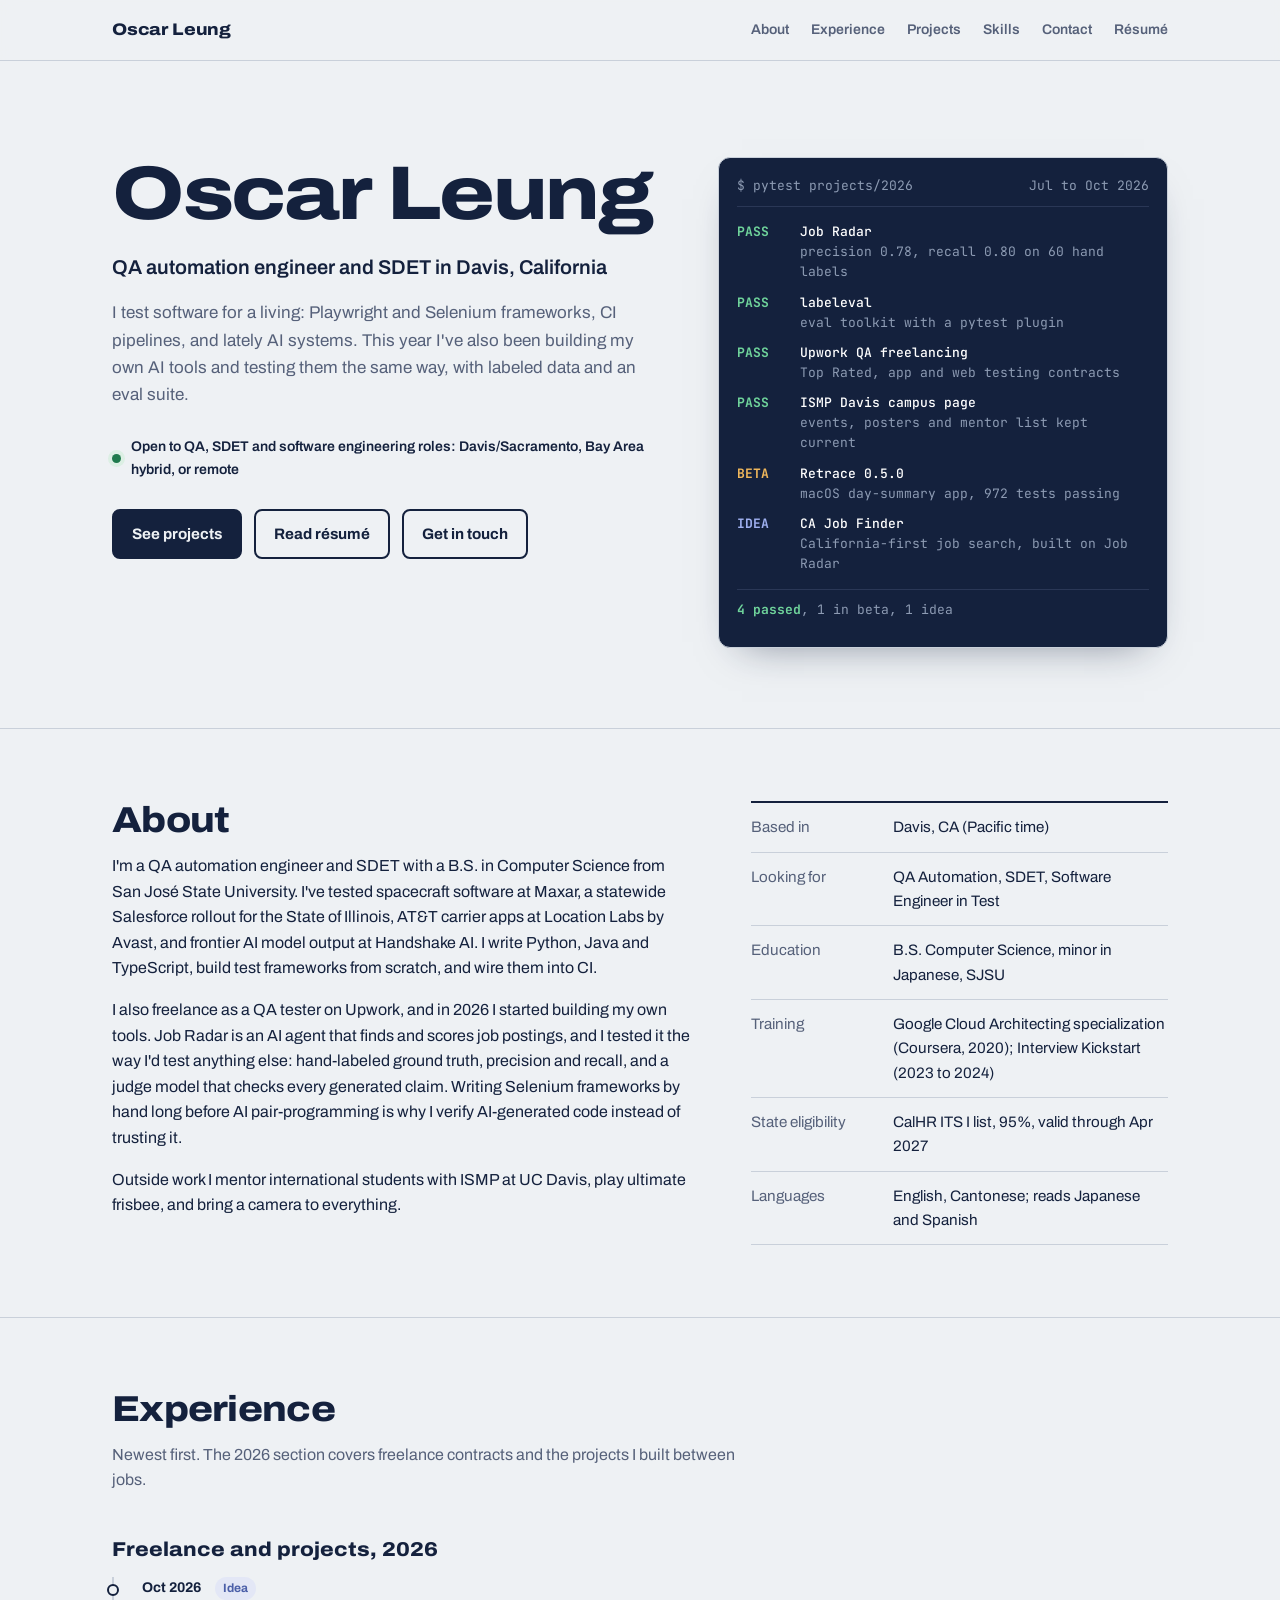
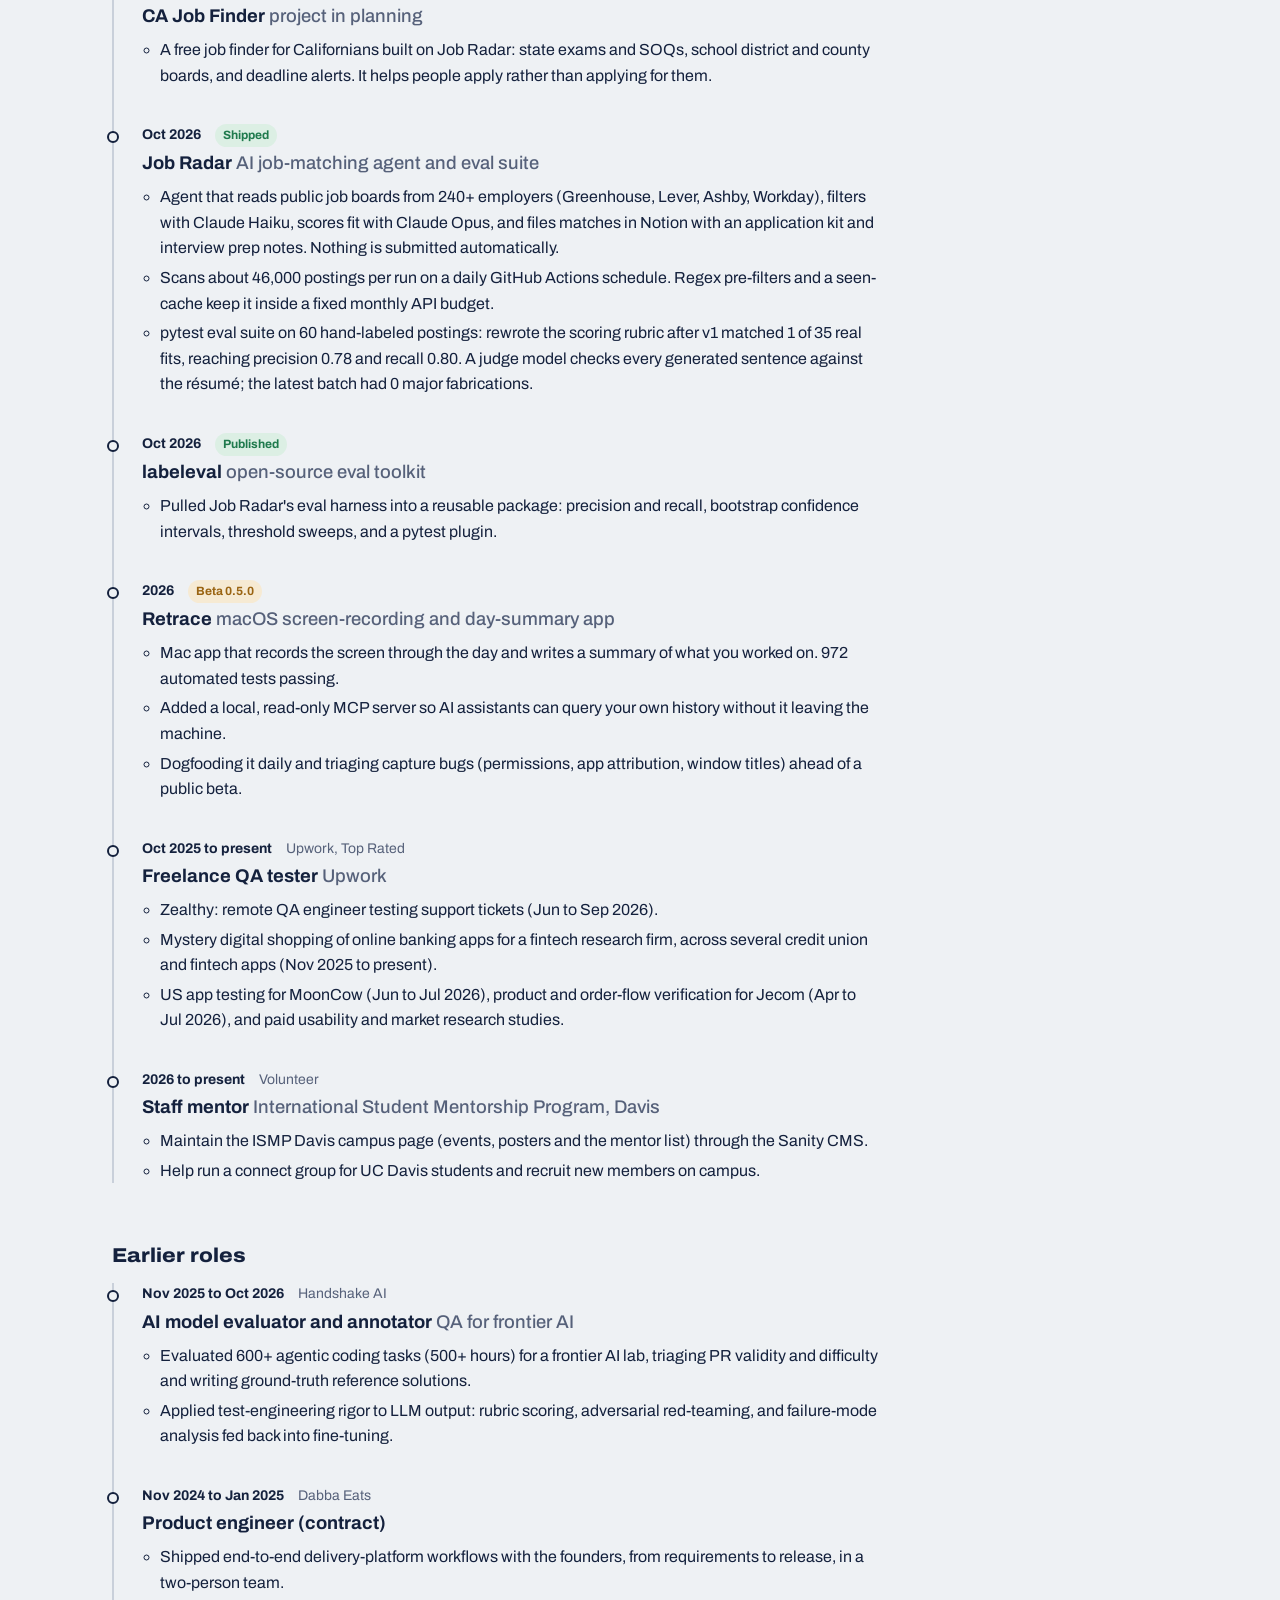
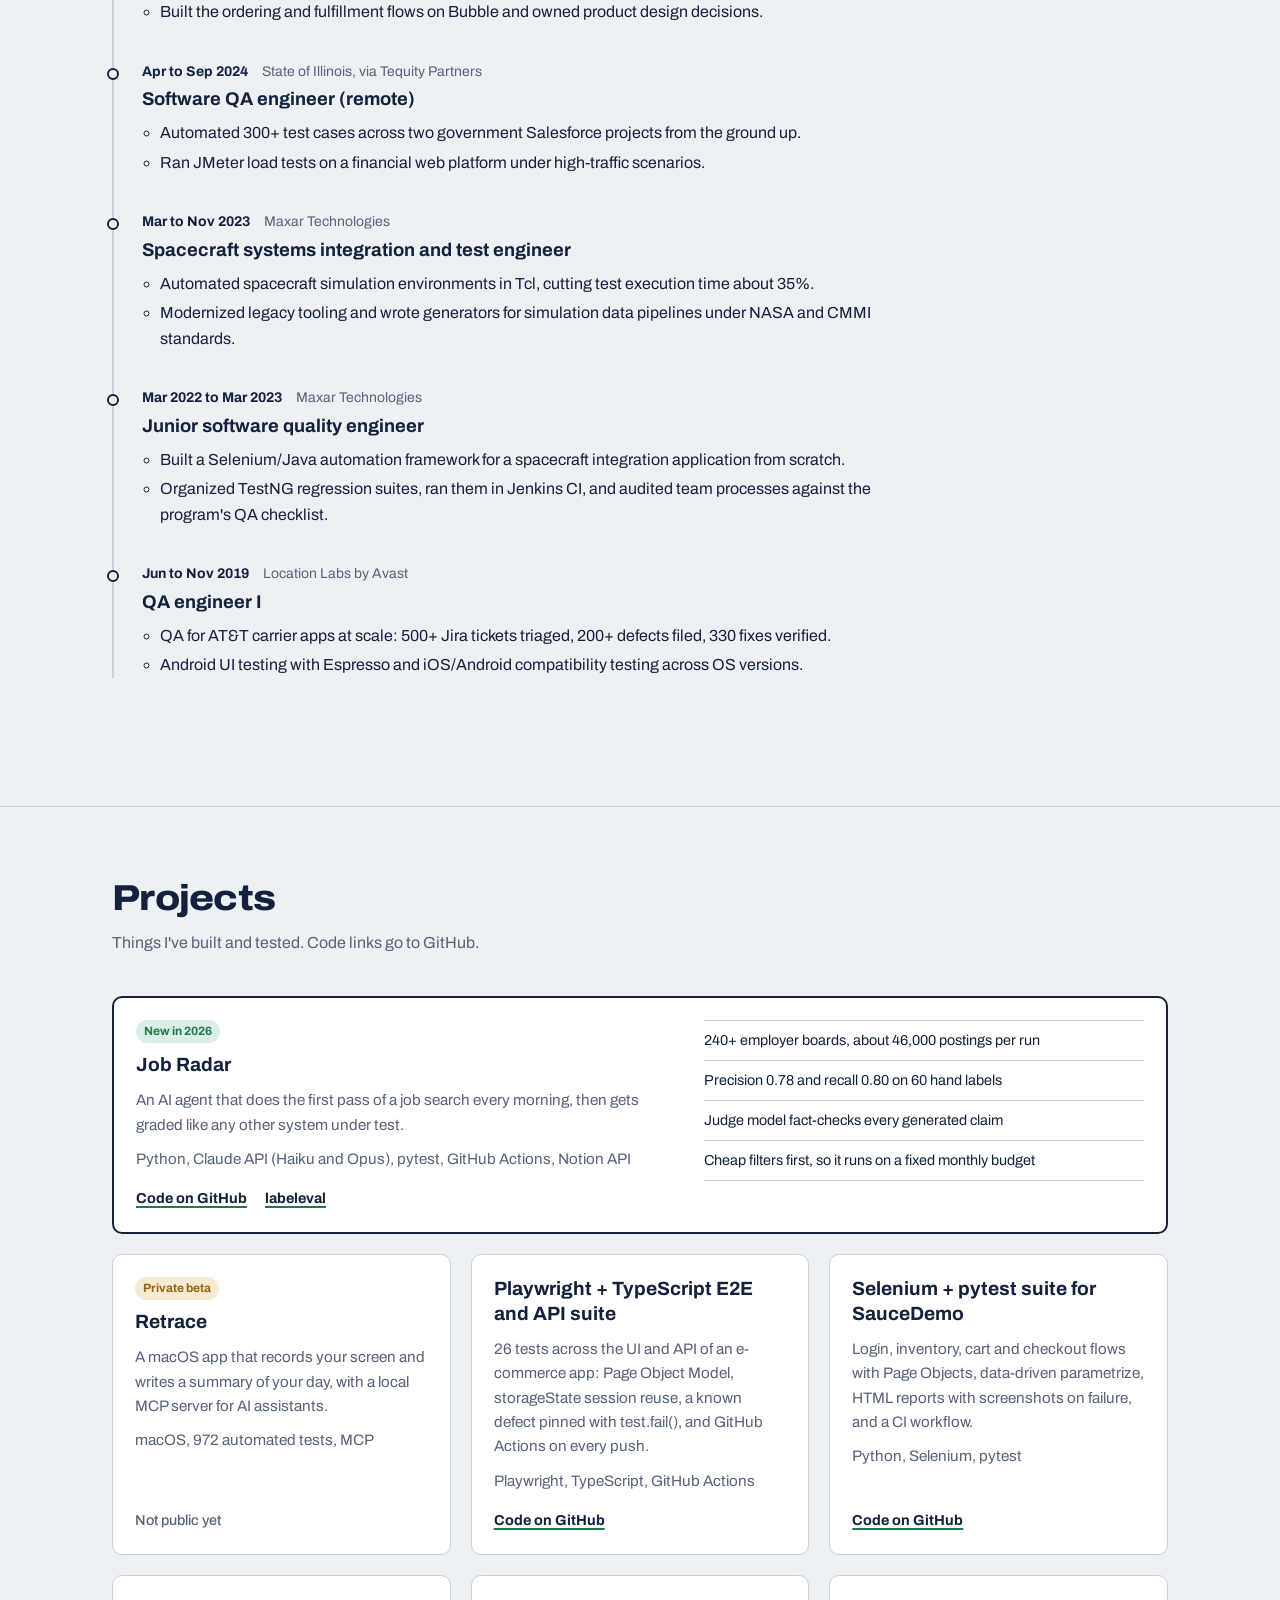
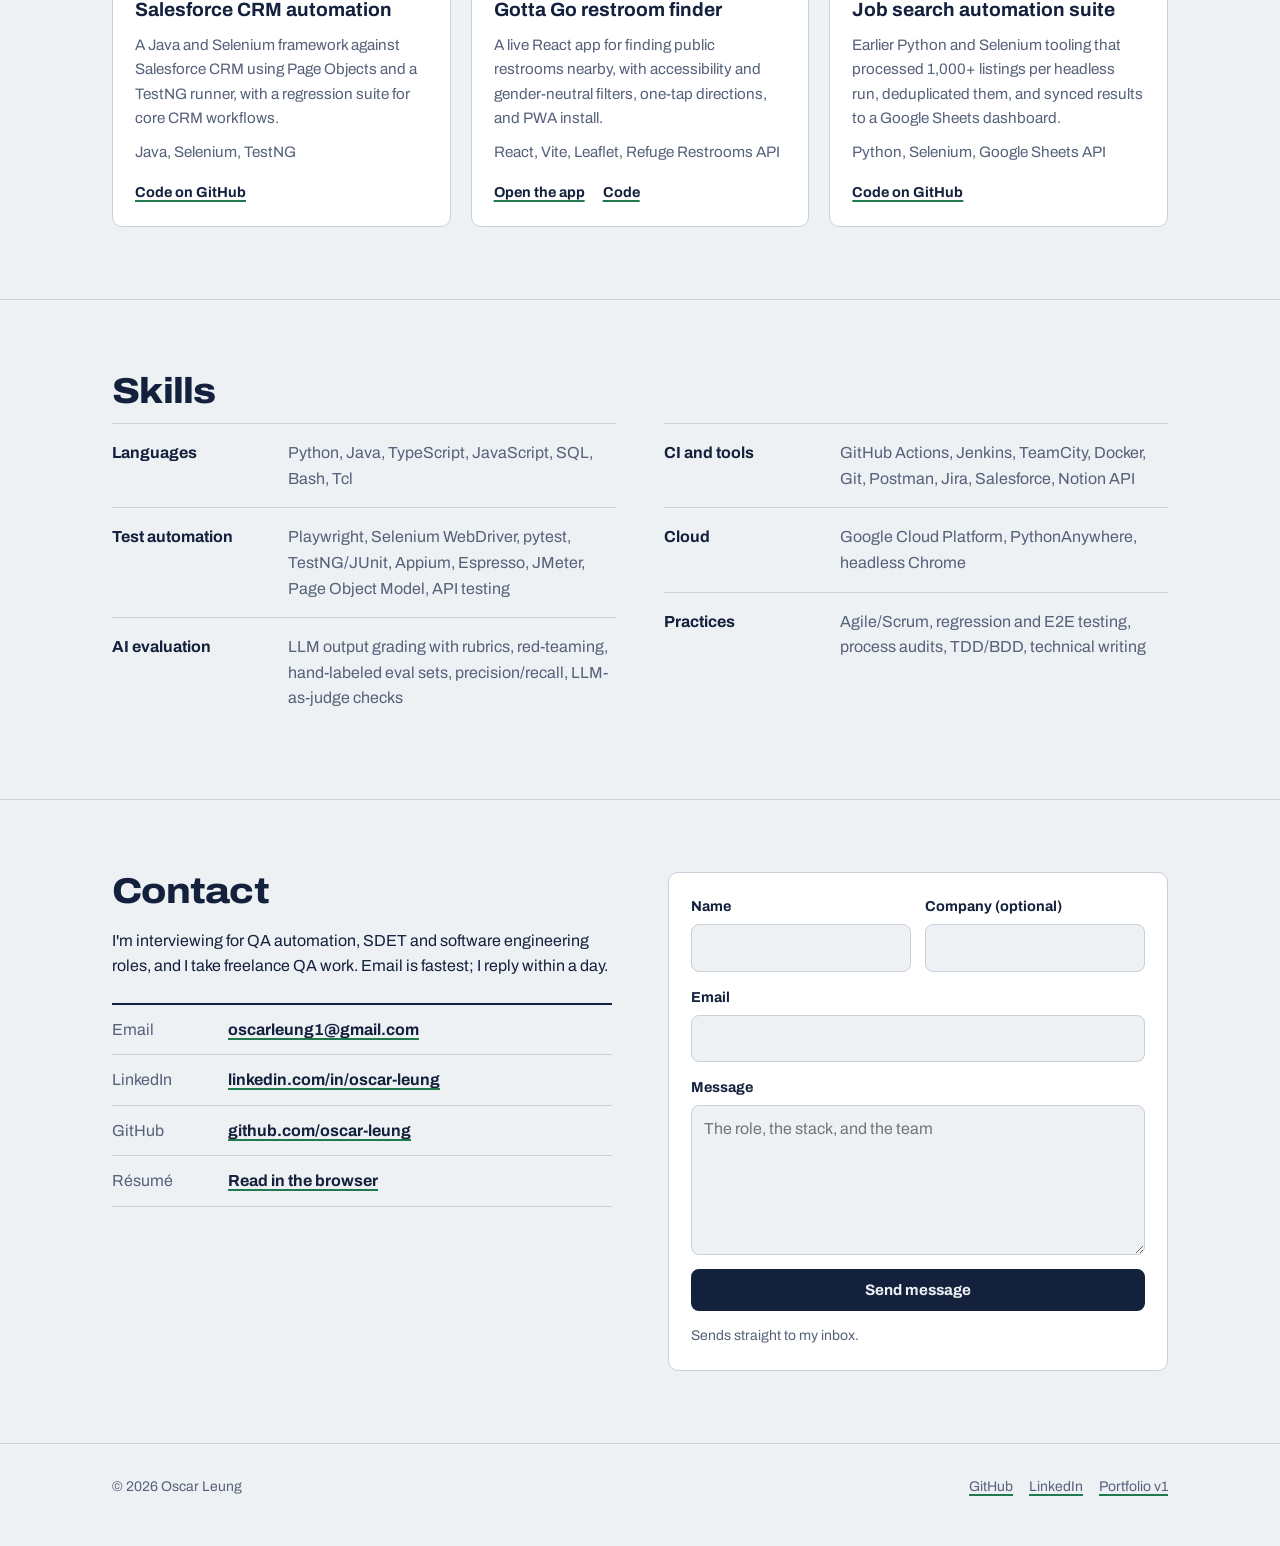
<file: index.html>
<!DOCTYPE html>
<html lang="en">
<head>
  <meta charset="UTF-8" />
  <meta name="viewport" content="width=device-width, initial-scale=1.0" />
  <title>Oscar Leung | QA Automation Engineer &amp; SDET</title>
  <meta name="description" content="Oscar Leung, QA Automation Engineer and SDET in Davis, CA. Playwright, Selenium, pytest and CI/CD, plus AI evaluation work and 2026 projects: Job Radar, labeleval and Retrace." />

  <meta property="og:type"        content="website" />
  <meta property="og:url"         content="https://oscar-leung.github.io/" />
  <meta property="og:title"       content="Oscar Leung | QA Automation Engineer &amp; SDET" />
  <meta property="og:description" content="QA automation across aerospace, government, consumer tech and AI. 2026 projects: Job Radar (AI job matching with a pytest eval suite), labeleval and Retrace. Davis, CA or remote." />
  <meta property="og:image"       content="https://oscar-leung.github.io/og-image.png" />
  <meta property="og:image:type"  content="image/png" />
  <meta property="og:image:width" content="1200" />
  <meta property="og:image:height" content="630" />
  <meta name="twitter:card"        content="summary_large_image" />
  <meta name="twitter:title"       content="Oscar Leung | QA Automation Engineer &amp; SDET" />
  <meta name="twitter:description" content="QA automation across aerospace, government, consumer tech and AI. 2026 projects: Job Radar, labeleval and Retrace." />
  <meta name="twitter:image"       content="https://oscar-leung.github.io/og-image.png" />
  <link rel="canonical" href="https://oscar-leung.github.io/" />
  <link rel="icon" href="data:image/svg+xml,%3Csvg xmlns='http://www.w3.org/2000/svg' viewBox='0 0 32 32'%3E%3Crect width='32' height='32' rx='7' fill='%2314213d'/%3E%3Ctext x='16' y='22' font-family='Helvetica,Arial,sans-serif' font-size='15' font-weight='bold' fill='%236fd39b' text-anchor='middle'%3EOL%3C/text%3E%3C/svg%3E" />
  <meta name="theme-color" content="#14213d" />

  <link rel="preconnect" href="https://fonts.googleapis.com" />
  <link rel="preconnect" href="https://fonts.gstatic.com" crossorigin />
  <link href="https://fonts.googleapis.com/css2?family=Archivo:wdth,wght@62..125,400..800&family=JetBrains+Mono:wght@400;500;700&display=swap" rel="stylesheet" />
  <link rel="stylesheet" href="css/site.css" />
  <script>document.documentElement.classList.add('js');</script>

  <script type="application/ld+json">
{
  "@context": "https://schema.org",
  "@type": "Person",
  "name": "Oscar Leung",
  "url": "https://oscar-leung.github.io/",
  "jobTitle": "QA Automation Engineer",
  "description": "QA Automation Engineer and SDET working across aerospace, government, consumer tech and AI evaluation. Builds Playwright and Selenium/pytest frameworks with CI/CD, and AI tools with eval suites.",
  "alumniOf": { "@type": "CollegeOrUniversity", "name": "San José State University" },
  "knowsAbout": ["Software Testing", "Test Automation", "Python", "Java", "TypeScript", "Selenium", "Playwright", "pytest", "API Testing", "CI/CD", "LLM Evaluation", "Salesforce", "SDET"],
  "address": { "@type": "PostalAddress", "addressLocality": "Davis", "addressRegion": "CA", "addressCountry": "US" },
  "sameAs": ["https://www.linkedin.com/in/oscar-leung/", "https://github.com/oscar-leung", "https://www.youtube.com/@oscarleung7579"]
}
  </script>
</head>
<body>
  <a href="#main" class="skip">Skip to content</a>

  <header class="top">
    <div class="wrap">
      <a href="#top" class="mark">Oscar Leung</a>
      <button class="menu-btn" id="menuBtn" type="button" aria-expanded="false" aria-controls="menu">Menu</button>
      <ul class="menu" id="menu">
        <li><a href="#about">About</a></li>
        <li><a href="#experience">Experience</a></li>
        <li><a href="#projects">Projects</a></li>
        <li><a href="#skills">Skills</a></li>
        <li><a href="#contact">Contact</a></li>
        <li><a href="/resume.html">Résumé</a></li>
      </ul>
    </div>
  </header>

  <main id="main">

    <section class="hero" id="top">
      <div class="wrap">
        <div>
          <h1>Oscar Leung</h1>
          <p class="role">QA automation engineer and SDET in Davis, California</p>
          <p class="lede">
            I test software for a living: Playwright and Selenium frameworks, CI pipelines,
            and lately AI systems. This year I've also been building my own AI tools and
            testing them the same way, with labeled data and an eval suite.
          </p>
          <p class="status">Open to QA, SDET and software engineering roles: Davis/Sacramento, Bay Area hybrid, or remote</p>
          <div class="actions">
            <a class="btn btn-solid" href="#projects">See projects</a>
            <a class="btn btn-line" href="/resume.html">Read résumé</a>
            <a class="btn btn-line" href="#contact">Get in touch</a>
          </div>
        </div>

        <figure class="run" aria-label="2026 projects shown as a test run">
          <figcaption class="run-head"><span>$ pytest projects/2026</span><span>Jul to Oct 2026</span></figcaption>
          <ol>
            <li><span class="r r-pass">PASS</span><span><span class="t">Job Radar</span><span class="d">precision 0.78, recall 0.80 on 60 hand labels</span></span></li>
            <li><span class="r r-pass">PASS</span><span><span class="t">labeleval</span><span class="d">eval toolkit with a pytest plugin</span></span></li>
            <li><span class="r r-pass">PASS</span><span><span class="t">Upwork QA freelancing</span><span class="d">Top Rated, app and web testing contracts</span></span></li>
            <li><span class="r r-pass">PASS</span><span><span class="t">ISMP Davis campus page</span><span class="d">events, posters and mentor list kept current</span></span></li>
            <li><span class="r r-wip">BETA</span><span><span class="t">Retrace 0.5.0</span><span class="d">macOS day-summary app, 972 tests passing</span></span></li>
            <li><span class="r r-idea">IDEA</span><span><span class="t">CA Job Finder</span><span class="d">California-first job search, built on Job Radar</span></span></li>
          </ol>
          <p class="run-foot"><b>4 passed</b>, 1 in beta, 1 idea</p>
        </figure>
      </div>
    </section>

    <section class="block" id="about">
      <div class="wrap about">
        <div>
          <h2>About</h2>
          <p>
            I'm a QA automation engineer and SDET with a B.S. in Computer Science from
            San José State University. I've tested spacecraft software at Maxar, a statewide
            Salesforce rollout for the State of Illinois, AT&amp;T carrier apps at Location Labs
            by Avast, and frontier AI model output at Handshake AI. I write Python, Java and
            TypeScript, build test frameworks from scratch, and wire them into CI.
          </p>
          <p>
            I also freelance as a QA tester on Upwork, and in 2026 I started building my own tools. Job Radar
            is an AI agent that finds and scores job postings, and I tested it the way I'd test
            anything else: hand-labeled ground truth, precision and recall, and a judge model
            that checks every generated claim. Writing Selenium frameworks by hand long before AI
            pair-programming is why I verify AI-generated code instead of trusting it.
          </p>
          <p>
            Outside work I mentor international students with ISMP at UC Davis, play ultimate
            frisbee, and bring a camera to everything.
          </p>
        </div>
        <ul class="facts">
          <li><span>Based in</span><span>Davis, CA (Pacific time)</span></li>
          <li><span>Looking for</span><span>QA Automation, SDET, Software Engineer in Test</span></li>
          <li><span>Education</span><span>B.S. Computer Science, minor in Japanese, SJSU</span></li>
          <li><span>Training</span><span>Google Cloud Architecting specialization (Coursera, 2020); Interview Kickstart (2023 to 2024)</span></li>
          <li><span>State eligibility</span><span>CalHR ITS I list, 95%, valid through Apr 2027</span></li>
          <li><span>Languages</span><span>English, Cantonese; reads Japanese and Spanish</span></li>
        </ul>
      </div>
    </section>

    <section class="block" id="experience">
      <div class="wrap">
        <h2>Experience</h2>
        <p class="intro">Newest first. The 2026 section covers freelance contracts and the projects I built between jobs.</p>

        <h3 class="era">Freelance and projects, 2026</h3>
        <ol class="tl">
          <li>
            <p class="tl-meta"><span class="when">Oct 2026</span><span class="pill pill-idea">Idea</span></p>
            <h3>CA Job Finder <span class="org">project in planning</span></h3>
            <ul>
              <li>A free job finder for Californians built on Job Radar: state exams and SOQs, school district and county boards, and deadline alerts. It helps people apply rather than applying for them.</li>
            </ul>
          </li>
          <li>
            <p class="tl-meta"><span class="when">Oct 2026</span><span class="pill pill-pass">Shipped</span></p>
            <h3>Job Radar <span class="org">AI job-matching agent and eval suite</span></h3>
            <ul>
              <li>Agent that reads public job boards from 240+ employers (Greenhouse, Lever, Ashby, Workday), filters with Claude Haiku, scores fit with Claude Opus, and files matches in Notion with an application kit and interview prep notes. Nothing is submitted automatically.</li>
              <li>Scans about 46,000 postings per run on a daily GitHub Actions schedule. Regex pre-filters and a seen-cache keep it inside a fixed monthly API budget.</li>
              <li>pytest eval suite on 60 hand-labeled postings: rewrote the scoring rubric after v1 matched 1 of 35 real fits, reaching precision 0.78 and recall 0.80. A judge model checks every generated sentence against the résumé; the latest batch had 0 major fabrications.</li>
            </ul>
          </li>
          <li>
            <p class="tl-meta"><span class="when">Oct 2026</span><span class="pill pill-pass">Published</span></p>
            <h3>labeleval <span class="org">open-source eval toolkit</span></h3>
            <ul>
              <li>Pulled Job Radar's eval harness into a reusable package: precision and recall, bootstrap confidence intervals, threshold sweeps, and a pytest plugin.</li>
            </ul>
          </li>
          <li>
            <p class="tl-meta"><span class="when">2026</span><span class="pill pill-wip">Beta 0.5.0</span></p>
            <h3>Retrace <span class="org">macOS screen-recording and day-summary app</span></h3>
            <ul>
              <li>Mac app that records the screen through the day and writes a summary of what you worked on. 972 automated tests passing.</li>
              <li>Added a local, read-only MCP server so AI assistants can query your own history without it leaving the machine.</li>
              <li>Dogfooding it daily and triaging capture bugs (permissions, app attribution, window titles) ahead of a public beta.</li>
            </ul>
          </li>
          <li>
            <p class="tl-meta"><span class="when">Oct 2025 to present</span><span>Upwork, Top Rated</span></p>
            <h3>Freelance QA tester <span class="org">Upwork</span></h3>
            <ul>
              <li>Zealthy: remote QA engineer testing support tickets (Jun to Sep 2026).</li>
              <li>Mystery digital shopping of online banking apps for a fintech research firm, across several credit union and fintech apps (Nov 2025 to present).</li>
              <li>US app testing for MoonCow (Jun to Jul 2026), product and order-flow verification for Jecom (Apr to Jul 2026), and paid usability and market research studies.</li>
            </ul>
          </li>
          <li>
            <p class="tl-meta"><span class="when">2026 to present</span><span>Volunteer</span></p>
            <h3>Staff mentor <span class="org">International Student Mentorship Program, Davis</span></h3>
            <ul>
              <li>Maintain the ISMP Davis campus page (events, posters and the mentor list) through the Sanity CMS.</li>
              <li>Help run a connect group for UC Davis students and recruit new members on campus.</li>
            </ul>
          </li>
        </ol>

        <h3 class="era">Earlier roles</h3>
        <ol class="tl">
          <li>
            <p class="tl-meta"><span class="when">Nov 2025 to Oct 2026</span><span>Handshake AI</span></p>
            <h3>AI model evaluator and annotator <span class="org">QA for frontier AI</span></h3>
            <ul>
              <li>Evaluated 600+ agentic coding tasks (500+ hours) for a frontier AI lab, triaging PR validity and difficulty and writing ground-truth reference solutions.</li>
              <li>Applied test-engineering rigor to LLM output: rubric scoring, adversarial red-teaming, and failure-mode analysis fed back into fine-tuning.</li>
            </ul>
          </li>
          <li>
            <p class="tl-meta"><span class="when">Nov 2024 to Jan 2025</span><span>Dabba Eats</span></p>
            <h3>Product engineer (contract)</h3>
            <ul>
              <li>Shipped end-to-end delivery-platform workflows with the founders, from requirements to release, in a two-person team.</li>
              <li>Built the ordering and fulfillment flows on Bubble and owned product design decisions.</li>
            </ul>
          </li>
          <li>
            <p class="tl-meta"><span class="when">Apr to Sep 2024</span><span>State of Illinois, via Tequity Partners</span></p>
            <h3>Software QA engineer (remote)</h3>
            <ul>
              <li>Automated 300+ test cases across two government Salesforce projects from the ground up.</li>
              <li>Ran JMeter load tests on a financial web platform under high-traffic scenarios.</li>
            </ul>
          </li>
          <li>
            <p class="tl-meta"><span class="when">Mar to Nov 2023</span><span>Maxar Technologies</span></p>
            <h3>Spacecraft systems integration and test engineer</h3>
            <ul>
              <li>Automated spacecraft simulation environments in Tcl, cutting test execution time about 35%.</li>
              <li>Modernized legacy tooling and wrote generators for simulation data pipelines under NASA and CMMI standards.</li>
            </ul>
          </li>
          <li>
            <p class="tl-meta"><span class="when">Mar 2022 to Mar 2023</span><span>Maxar Technologies</span></p>
            <h3>Junior software quality engineer</h3>
            <ul>
              <li>Built a Selenium/Java automation framework for a spacecraft integration application from scratch.</li>
              <li>Organized TestNG regression suites, ran them in Jenkins CI, and audited team processes against the program's QA checklist.</li>
            </ul>
          </li>
          <li>
            <p class="tl-meta"><span class="when">Jun to Nov 2019</span><span>Location Labs by Avast</span></p>
            <h3>QA engineer I</h3>
            <ul>
              <li>QA for AT&amp;T carrier apps at scale: 500+ Jira tickets triaged, 200+ defects filed, 330 fixes verified.</li>
              <li>Android UI testing with Espresso and iOS/Android compatibility testing across OS versions.</li>
            </ul>
          </li>
        </ol>
      </div>
    </section>

    <section class="block" id="projects">
      <div class="wrap">
        <h2>Projects</h2>
        <p class="intro">Things I've built and tested. Code links go to GitHub.</p>
        <div class="projects">

          <article class="proj lead">
            <span class="pill pill-pass">New in 2026</span>
            <h3>Job Radar</h3>
            <p>An AI agent that does the first pass of a job search every morning, then gets graded like any other system under test.</p>
            <p class="stack">Python, Claude API (Haiku and Opus), pytest, GitHub Actions, Notion API</p>
            <div class="links">
              <a href="https://github.com/oscar-leung/job-radar" target="_blank" rel="noopener">Code on GitHub</a>
              <a href="https://github.com/oscar-leung/job-radar/tree/main/labeleval" target="_blank" rel="noopener">labeleval</a>
            </div>
            <ul class="proj-points">
              <li>240+ employer boards, about 46,000 postings per run</li>
              <li>Precision 0.78 and recall 0.80 on 60 hand labels</li>
              <li>Judge model fact-checks every generated claim</li>
              <li>Cheap filters first, so it runs on a fixed monthly budget</li>
            </ul>
          </article>

          <article class="proj">
            <span class="pill pill-wip">Private beta</span>
            <h3>Retrace</h3>
            <p>A macOS app that records your screen and writes a summary of your day, with a local MCP server for AI assistants.</p>
            <p class="stack">macOS, 972 automated tests, MCP</p>
            <div class="links"><span class="muted">Not public yet</span></div>
          </article>

          <article class="proj">
            <h3>Playwright + TypeScript E2E and API suite</h3>
            <p>26 tests across the UI and API of an e-commerce app: Page Object Model, storageState session reuse, a known defect pinned with test.fail(), and GitHub Actions on every push.</p>
            <p class="stack">Playwright, TypeScript, GitHub Actions</p>
            <div class="links"><a href="https://github.com/oscar-leung/qa-portfolio/tree/main/playwright" target="_blank" rel="noopener">Code on GitHub</a></div>
          </article>

          <article class="proj">
            <h3>Selenium + pytest suite for SauceDemo</h3>
            <p>Login, inventory, cart and checkout flows with Page Objects, data-driven parametrize, HTML reports with screenshots on failure, and a CI workflow.</p>
            <p class="stack">Python, Selenium, pytest</p>
            <div class="links"><a href="https://github.com/oscar-leung/qa-portfolio" target="_blank" rel="noopener">Code on GitHub</a></div>
          </article>

          <article class="proj">
            <h3>Salesforce CRM automation</h3>
            <p>A Java and Selenium framework against Salesforce CRM using Page Objects and a TestNG runner, with a regression suite for core CRM workflows.</p>
            <p class="stack">Java, Selenium, TestNG</p>
            <div class="links"><a href="https://github.com/oscar-leung/CRM-Automation" target="_blank" rel="noopener">Code on GitHub</a></div>
          </article>

          <article class="proj">
            <h3>Gotta Go restroom finder</h3>
            <p>A live React app for finding public restrooms nearby, with accessibility and gender-neutral filters, one-tap directions, and PWA install.</p>
            <p class="stack">React, Vite, Leaflet, Refuge Restrooms API</p>
            <div class="links">
              <a href="https://oscar-leung.github.io/restroom-finder/" target="_blank" rel="noopener">Open the app</a>
              <a href="https://github.com/oscar-leung/restroom-finder" target="_blank" rel="noopener">Code</a>
            </div>
          </article>

          <article class="proj">
            <h3>Job search automation suite</h3>
            <p>Earlier Python and Selenium tooling that processed 1,000+ listings per headless run, deduplicated them, and synced results to a Google Sheets dashboard.</p>
            <p class="stack">Python, Selenium, Google Sheets API</p>
            <div class="links"><a href="https://github.com/oscar-leung/verbose-octo-carnival" target="_blank" rel="noopener">Code on GitHub</a></div>
          </article>

        </div>
      </div>
    </section>

    <section class="block" id="skills">
      <div class="wrap">
        <h2>Skills</h2>
        <div class="skills">
          <dl>
            <div class="skill-row"><dt>Languages</dt><dd>Python, Java, TypeScript, JavaScript, SQL, Bash, Tcl</dd></div>
            <div class="skill-row"><dt>Test automation</dt><dd>Playwright, Selenium WebDriver, pytest, TestNG/JUnit, Appium, Espresso, JMeter, Page Object Model, API testing</dd></div>
            <div class="skill-row"><dt>AI evaluation</dt><dd>LLM output grading with rubrics, red-teaming, hand-labeled eval sets, precision/recall, LLM-as-judge checks</dd></div>
          </dl>
          <dl>
            <div class="skill-row"><dt>CI and tools</dt><dd>GitHub Actions, Jenkins, TeamCity, Docker, Git, Postman, Jira, Salesforce, Notion API</dd></div>
            <div class="skill-row"><dt>Cloud</dt><dd>Google Cloud Platform, PythonAnywhere, headless Chrome</dd></div>
            <div class="skill-row"><dt>Practices</dt><dd>Agile/Scrum, regression and E2E testing, process audits, TDD/BDD, technical writing</dd></div>
          </dl>
        </div>
      </div>
    </section>

    <section class="block" id="contact">
      <div class="wrap contact">
        <div>
          <h2>Contact</h2>
          <p>I'm interviewing for QA automation, SDET and software engineering roles, and I take freelance QA work. Email is fastest; I reply within a day.</p>
          <ul class="channels">
            <li><span>Email</span><a href="mailto:oscarleung1@gmail.com">oscarleung1@gmail.com</a></li>
            <li><span>LinkedIn</span><a href="https://www.linkedin.com/in/oscar-leung/" target="_blank" rel="noopener">linkedin.com/in/oscar-leung</a></li>
            <li><span>GitHub</span><a href="https://github.com/oscar-leung" target="_blank" rel="noopener">github.com/oscar-leung</a></li>
            <li><span>Résumé</span><a href="/resume.html">Read in the browser</a></li>
          </ul>
        </div>

        <form class="msg" action="https://formsubmit.co/oscarleung1@gmail.com" method="POST">
          <input type="hidden" name="_captcha" value="false" />
          <input type="hidden" name="_subject" value="Portfolio Contact — New Message" />
          <input type="hidden" name="_next" value="https://oscar-leung.github.io/#contact" />
          <input type="text" name="_honey" class="vh" tabindex="-1" autocomplete="off" aria-hidden="true" />
          <div class="pair">
            <div class="field"><label for="name">Name</label><input id="name" name="name" autocomplete="name" required /></div>
            <div class="field"><label for="company">Company (optional)</label><input id="company" name="company" autocomplete="organization" /></div>
          </div>
          <div class="field"><label for="email">Email</label><input id="email" type="email" name="email" autocomplete="email" required /></div>
          <div class="field"><label for="message">Message</label><textarea id="message" name="message" rows="5" placeholder="The role, the stack, and the team" required></textarea></div>
          <button class="btn btn-solid" type="submit">Send message</button>
          <p class="form-note">Sends straight to my inbox.</p>
        </form>
      </div>
    </section>

  </main>

  <footer>
    <div class="wrap">
      <p style="margin:0">&copy; 2026 Oscar Leung</p>
      <nav aria-label="Footer">
        <a href="https://github.com/oscar-leung" target="_blank" rel="noopener">GitHub</a>
        <a href="https://www.linkedin.com/in/oscar-leung/" target="_blank" rel="noopener">LinkedIn</a>
        <a href="https://oscar-leung.netlify.app" target="_blank" rel="noopener">Portfolio v1</a>
      </nav>
    </div>
  </footer>

  <script src="js/site.js" defer></script>
</body>
</html>
</file>
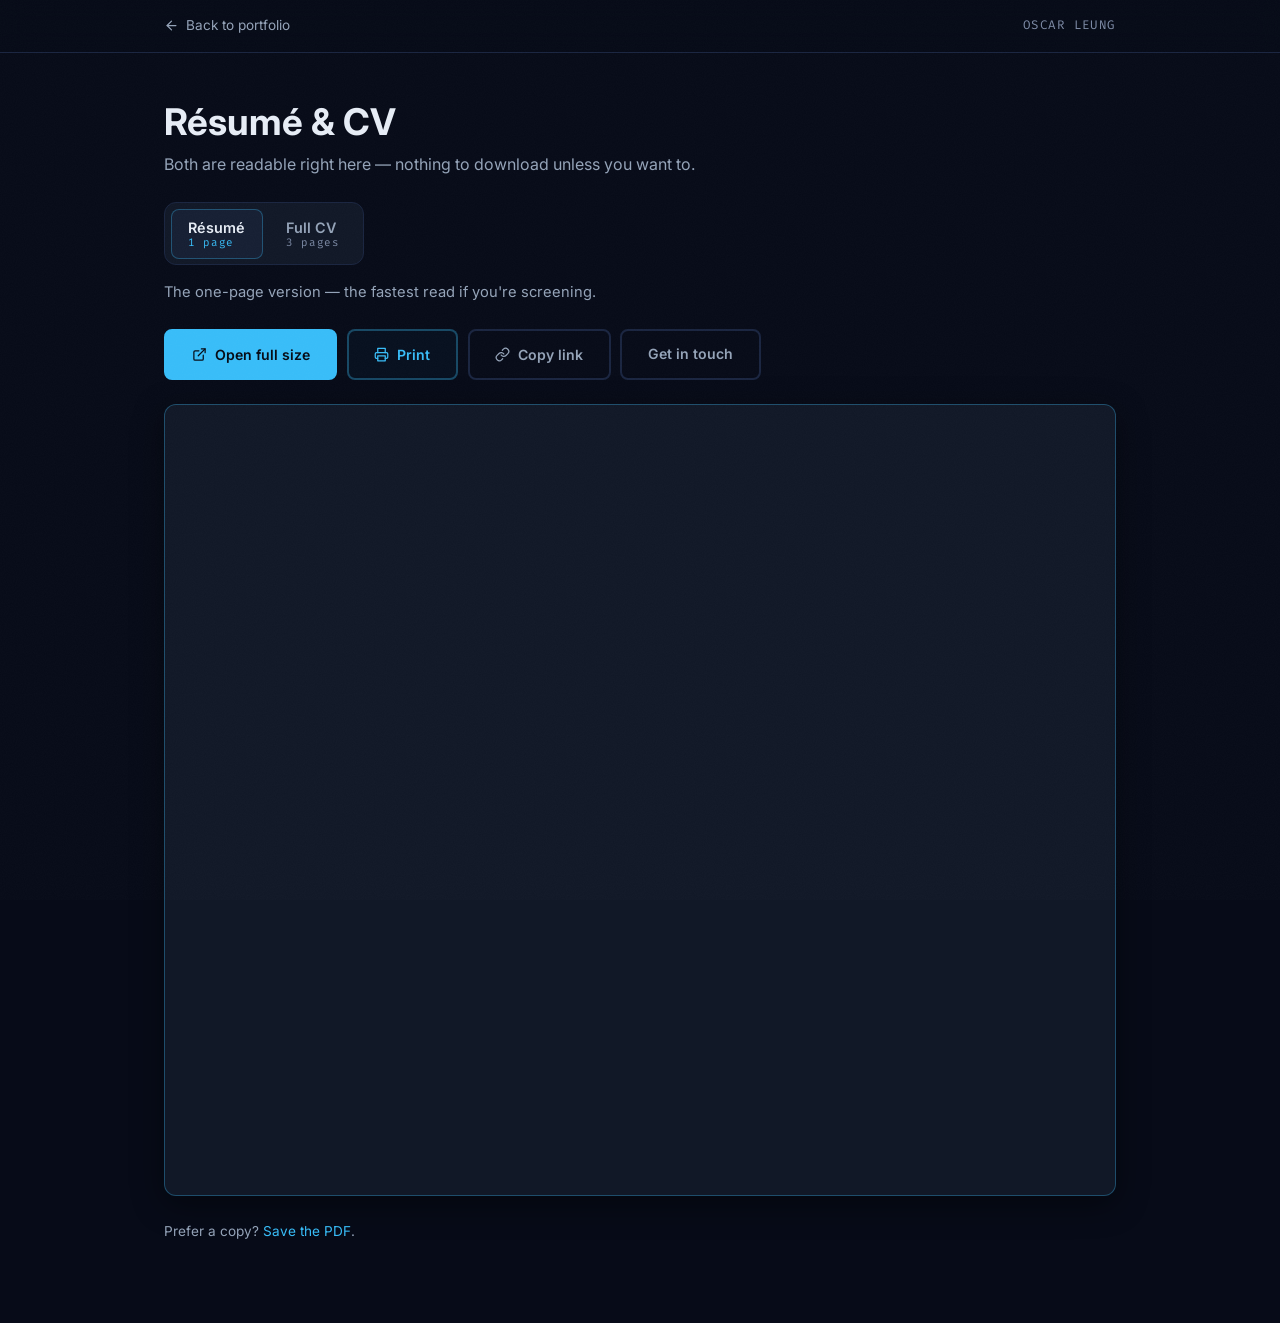
<file: resume.html>
<!DOCTYPE html>
<html lang="en">
<head>
  <meta charset="UTF-8" />
  <meta name="viewport" content="width=device-width, initial-scale=1.0" />
  <meta name="description" content="Oscar Leung — QA Automation Engineer & SDET résumé and full CV. Read them right in the browser, no download needed." />
  <meta name="robots" content="index, follow" />

  <link rel="canonical" href="https://oscar-leung.github.io/resume.html" />
  <link rel="icon" href="data:image/svg+xml,%3Csvg xmlns='http://www.w3.org/2000/svg' viewBox='0 0 32 32'%3E%3Crect width='32' height='32' rx='7' fill='%23070b18'/%3E%3Ctext x='16' y='22' font-family='Helvetica,Arial,sans-serif' font-size='15' font-weight='bold' fill='%2338bdf8' text-anchor='middle'%3EOL%3C/text%3E%3C/svg%3E" />
  <meta name="theme-color" content="#070b18" />

  <meta property="og:type"        content="website" />
  <meta property="og:url"         content="https://oscar-leung.github.io/resume.html" />
  <meta property="og:title"       content="Oscar Leung — Résumé & CV" />
  <meta property="og:description" content="Read the résumé and full CV of Oscar Leung, QA Automation Engineer & SDET, in the browser — no download required." />
  <meta property="og:image"       content="https://oscar-leung.github.io/og-image.png" />
  <meta property="og:image:width" content="1200" />
  <meta property="og:image:height" content="630" />

  <meta name="twitter:card"        content="summary_large_image" />
  <meta name="twitter:title"       content="Oscar Leung — Résumé & CV" />
  <meta name="twitter:description" content="Read the résumé and full CV of Oscar Leung, QA Automation Engineer & SDET, in the browser — no download required." />
  <meta name="twitter:image"       content="https://oscar-leung.github.io/og-image.png" />

  <script type="application/ld+json">
{
  "@context": "https://schema.org",
  "@type": "ProfilePage",
  "url": "https://oscar-leung.github.io/resume.html",
  "name": "Oscar Leung — Résumé & CV",
  "mainEntity": {
    "@type": "Person",
    "name": "Oscar Leung",
    "url": "https://oscar-leung.github.io/",
    "jobTitle": "QA Automation Engineer",
    "sameAs": [
      "https://www.linkedin.com/in/oscar-leung/",
      "https://github.com/oscar-leung"
    ]
  }
}
  </script>

  <title>Résumé &amp; CV | Oscar Leung</title>

  <link rel="preconnect" href="https://fonts.googleapis.com" />
  <link rel="preconnect" href="https://fonts.gstatic.com" crossorigin />
  <link href="https://fonts.googleapis.com/css2?family=Inter:wght@400;500;600;700&family=Fira+Code:wght@400;500&display=swap" rel="stylesheet" />
  <link rel="stylesheet" href="css/style.css" />
</head>
<body class="doc-page">

  <a href="#docmain" class="skip-link">Skip to content</a>

  <header class="doc-head">
    <div class="doc-head__inner">
      <a href="/" class="doc-back">
        <svg width="15" height="15" viewBox="0 0 24 24" fill="none" stroke="currentColor" stroke-width="2" stroke-linecap="round" stroke-linejoin="round" aria-hidden="true"><line x1="19" y1="12" x2="5" y2="12"/><polyline points="12 19 5 12 12 5"/></svg>
        Back to portfolio
      </a>
      <span class="doc-head__name">Oscar Leung</span>
    </div>
  </header>

  <main id="docmain" class="doc-wrap">

    <div class="doc-intro">
      <h1 class="doc-title">Résumé &amp; CV</h1>
      <p class="doc-sub">Both are readable right here — nothing to download unless you want to.</p>
    </div>

    <!-- Document switcher. Real buttons so it works with a keyboard; the URL
         hash keeps a chosen document linkable. -->
    <div class="doc-switch" role="tablist" aria-label="Choose a document">
      <button class="doc-switch__btn is-on" type="button" role="tab" id="tab-resume"
              aria-selected="true" aria-controls="docpanel" data-doc="resume">
        Résumé
        <span class="doc-switch__meta">1 page</span>
      </button>
      <button class="doc-switch__btn" type="button" role="tab" id="tab-cv"
              aria-selected="false" aria-controls="docpanel" data-doc="cv">
        Full CV
        <span class="doc-switch__meta">3 pages</span>
      </button>
    </div>

    <p class="doc-blurb" id="docBlurb">
      The one-page version — the fastest read if you're screening.
    </p>

    <!-- Actions. "Open" and "Print" lead; saving a copy is deliberately last
         and quiet, because most people just want to read it. -->
    <div class="doc-actions">
      <a class="btn btn--primary" id="actOpen" href="resume.pdf" type="application/pdf" target="_blank" rel="noopener">
        <svg width="15" height="15" viewBox="0 0 24 24" fill="none" stroke="currentColor" stroke-width="2" stroke-linecap="round" stroke-linejoin="round" aria-hidden="true"><path d="M18 13v6a2 2 0 0 1-2 2H5a2 2 0 0 1-2-2V8a2 2 0 0 1 2-2h6"/><polyline points="15 3 21 3 21 9"/><line x1="10" y1="14" x2="21" y2="3"/></svg>
        Open full size
      </a>
      <button class="btn btn--outline" type="button" id="actPrint">
        <svg width="15" height="15" viewBox="0 0 24 24" fill="none" stroke="currentColor" stroke-width="2" stroke-linecap="round" stroke-linejoin="round" aria-hidden="true"><polyline points="6 9 6 2 18 2 18 9"/><path d="M6 18H4a2 2 0 0 1-2-2v-5a2 2 0 0 1 2-2h16a2 2 0 0 1 2 2v5a2 2 0 0 1-2 2h-2"/><rect x="6" y="14" width="12" height="8"/></svg>
        Print
      </button>
      <button class="btn btn--ghost" type="button" id="actCopy">
        <svg width="15" height="15" viewBox="0 0 24 24" fill="none" stroke="currentColor" stroke-width="2" stroke-linecap="round" stroke-linejoin="round" aria-hidden="true"><path d="M10 13a5 5 0 0 0 7.54.54l3-3a5 5 0 0 0-7.07-7.07l-1.72 1.71"/><path d="M14 11a5 5 0 0 0-7.54-.54l-3 3a5 5 0 0 0 7.07 7.07l1.71-1.71"/></svg>
        Copy link
      </button>
      <a class="btn btn--ghost" href="/#contact">Get in touch</a>
    </div>

    <!-- The viewer. No-JS and small screens get the preview card, which always
         works; wide screens with a fine pointer get upgraded to a live embed,
         because iOS Safari and Chrome on Android both handle <iframe> PDFs
         badly (blank frame, or a forced download prompt). -->
    <section class="doc-view" id="docpanel" role="tabpanel" aria-labelledby="tab-resume" tabindex="0">
      <div class="doc-preview" id="docPreview">
        <picture>
          <source id="prevWebp" srcset="assets/resume-preview.webp" type="image/webp" />
          <img id="prevImg" src="assets/resume-preview.jpg" alt="First page of Oscar Leung's résumé" loading="lazy" decoding="async" width="720" height="932" />
        </picture>
        <div class="doc-preview__veil">
          <a class="btn btn--primary" id="prevOpen" href="resume.pdf" type="application/pdf" target="_blank" rel="noopener">Open the full document</a>
        </div>
      </div>
    </section>

    <p class="doc-foot">
      Prefer a copy? <a id="actSave" href="resume.pdf" download="Oscar_Leung_Resume.pdf">Save the PDF</a>.
    </p>

  </main>

  <div class="toast" id="docToast" role="status" aria-live="polite"></div>

  <script>
  (function () {
    var DOCS = {
      resume: {
        file:  'resume.pdf',
        save:  'Oscar_Leung_Resume.pdf',
        prev:  'assets/resume-preview',
        alt:   "First page of Oscar Leung's résumé",
        blurb: "The one-page version — the fastest read if you're screening.",
        label: 'Résumé'
      },
      cv: {
        file:  'cv.pdf',
        save:  'Oscar_Leung_CV.pdf',
        prev:  'assets/cv-preview',
        alt:   "First page of Oscar Leung's full CV",
        blurb: 'The long version — full history, including the work beyond software.',
        label: 'Full CV'
      }
    };

    var tabs    = Array.prototype.slice.call(document.querySelectorAll('.doc-switch__btn'));
    var panel   = document.getElementById('docpanel');
    var preview = document.getElementById('docPreview');
    var blurb   = document.getElementById('docBlurb');
    var open    = document.getElementById('actOpen');
    var prevOpen= document.getElementById('prevOpen');
    var save    = document.getElementById('actSave');
    var img     = document.getElementById('prevImg');
    var webp    = document.getElementById('prevWebp');
    var toastEl = document.getElementById('docToast');

    // Embed only where PDFs actually render well in a frame.
    var canEmbed = window.matchMedia('(min-width: 900px)').matches &&
                   window.matchMedia('(pointer: fine)').matches;

    var current = 'resume';
    var frame   = null;

    function toast(msg) {
      toastEl.textContent = msg;
      toastEl.classList.add('show');
      clearTimeout(toast._t);
      toast._t = setTimeout(function () { toastEl.classList.remove('show'); }, 2600);
    }

    function render(key) {
      var d = DOCS[key];
      if (!d) return;
      current = key;

      open.href = d.file;
      prevOpen.href = d.file;
      save.href = d.file;
      save.setAttribute('download', d.save);
      blurb.textContent = d.blurb;
      img.src = d.prev + '.jpg';
      img.alt = d.alt;
      webp.srcset = d.prev + '.webp';

      tabs.forEach(function (t) {
        var on = t.dataset.doc === key;
        t.classList.toggle('is-on', on);
        t.setAttribute('aria-selected', String(on));
        if (on) panel.setAttribute('aria-labelledby', t.id);
      });

      if (canEmbed) {
        if (!frame) {
          frame = document.createElement('iframe');
          frame.className = 'doc-frame';
          frame.title = 'Document viewer';
          preview.replaceWith(frame);
        }
        // #view forces the built-in viewer rather than a save prompt
        frame.src = d.file + '#view=FitH';
      }

      if (history.replaceState) {
        history.replaceState(null, '', key === 'resume' ? location.pathname : '#cv');
      }
      document.title = d.label + ' | Oscar Leung';
    }

    tabs.forEach(function (t) {
      t.addEventListener('click', function () { render(t.dataset.doc); });
      // Left/right arrows between tabs, per the tablist pattern
      t.addEventListener('keydown', function (e) {
        if (e.key !== 'ArrowRight' && e.key !== 'ArrowLeft') return;
        e.preventDefault();
        var i = tabs.indexOf(t);
        var next = tabs[(i + (e.key === 'ArrowRight' ? 1 : tabs.length - 1)) % tabs.length];
        next.focus(); render(next.dataset.doc);
      });
    });

    document.getElementById('actPrint').addEventListener('click', function () {
      // Printing a cross-frame PDF is blocked in most browsers, so hand the
      // document to a real tab and let the built-in viewer print it.
      var w = window.open(DOCS[current].file, '_blank', 'noopener');
      if (w) { toast('Opened in a new tab — use your browser’s print button.'); }
      else   { toast('Pop-up blocked — open the document, then print.'); }
    });

    document.getElementById('actCopy').addEventListener('click', function () {
      var url = location.origin + location.pathname + (current === 'cv' ? '#cv' : '');
      if (navigator.clipboard && navigator.clipboard.writeText) {
        navigator.clipboard.writeText(url).then(
          function () { toast('Link copied.'); },
          function () { toast(url); }
        );
      } else { toast(url); }
    });

    render(location.hash === '#cv' ? 'cv' : 'resume');
  })();
  </script>
</body>
</html>
</file>
<file: css/site.css>
/* Portfolio v2 (Oct 2026). resume.html still uses css/style.css. */

:root {
  --paper: #eef1f4;
  --surface: #ffffff;
  --ink: #14213d;
  --muted: #56617a;
  --rule: #c9d0da;
  --pass: #1f7a4d;
  --pass-soft: #dcefe4;
  --wip: #9a6412;
  --wip-soft: #f6ead3;
  --idea: #4b5fa8;
  --idea-soft: #e3e7f6;
  --log-bg: #14213d;
  --log-ink: #dfe6f0;
  --log-dim: #8d9bb3;
  --log-pass: #6fd39b;
  --log-wip: #f0b75b;
  --log-idea: #9fb0f0;
  --focus: #2457d6;

  --font: "Archivo", system-ui, -apple-system, "Segoe UI", sans-serif;
  --mono: "JetBrains Mono", ui-monospace, "SF Mono", Menlo, monospace;

  --step--1: 0.875rem;
  --step-0: 1rem;
  --step-1: 1.25rem;
  --step-2: 1.5625rem;
  --step-3: 2.25rem;
  --step-4: clamp(2.6rem, 7vw, 4.75rem);

  --gutter: 16px;
  --max: 1120px;
}

@media (prefers-color-scheme: dark) {
  :root:not([data-theme="light"]) {
    --paper: #0f1626;
    --surface: #172036;
    --ink: #e6eaf0;
    --muted: #a3aec2;
    --rule: #2c3852;
    --pass: #5bc48a;
    --pass-soft: #173a2a;
    --wip: #e7a94a;
    --wip-soft: #3a2c14;
    --idea: #9fb0f0;
    --idea-soft: #232c4d;
    --log-bg: #0a0f1c;
    --focus: #8fb0ff;
  }
}
:root[data-theme="dark"] {
  --paper: #0f1626;
  --surface: #172036;
  --ink: #e6eaf0;
  --muted: #a3aec2;
  --rule: #2c3852;
  --pass: #5bc48a;
  --pass-soft: #173a2a;
  --wip: #e7a94a;
  --wip-soft: #3a2c14;
  --idea: #9fb0f0;
  --idea-soft: #232c4d;
  --log-bg: #0a0f1c;
  --focus: #8fb0ff;
}

*, *::before, *::after { box-sizing: border-box; }
html { scroll-behavior: smooth; -webkit-text-size-adjust: 100%; }
@media (prefers-reduced-motion: reduce) { html { scroll-behavior: auto; } }

body {
  margin: 0;
  background: var(--paper);
  color: var(--ink);
  font-family: var(--font);
  font-size: var(--step-0);
  line-height: 1.6;
  overflow-x: hidden;
}

img { max-width: 100%; height: auto; }
a { color: inherit; text-decoration-color: var(--pass); text-underline-offset: 3px; text-decoration-thickness: 2px; }
a:hover { color: var(--pass); }
:focus-visible { outline: 3px solid var(--focus); outline-offset: 3px; border-radius: 2px; }

.skip { position: absolute; left: -999px; top: 8px; background: var(--ink); color: var(--paper); padding: 8px 12px; z-index: 100; }
.skip:focus { left: 8px; }
.vh { position: absolute !important; width: 1px; height: 1px; overflow: hidden; clip: rect(0 0 0 0); white-space: nowrap; }

.wrap { max-width: var(--max); margin: 0 auto; padding: 0 var(--gutter); }
@media (min-width: 720px) { :root { --gutter: 32px; } }

/* ---------- Header ---------- */
.top {
  position: sticky; top: 0; z-index: 50;
  background: color-mix(in srgb, var(--paper) 92%, transparent);
  backdrop-filter: blur(8px);
  border-bottom: 1px solid var(--rule);
}
.top .wrap { display: flex; align-items: center; justify-content: space-between; height: 60px; gap: 16px; }
.mark { font-weight: 800; font-stretch: 112%; letter-spacing: -0.01em; text-decoration: none; font-size: 1.05rem; }
.mark:hover { color: var(--ink); }
.menu { display: flex; gap: 22px; list-style: none; margin: 0; padding: 0; font-size: var(--step--1); font-weight: 600; }
.menu a { text-decoration: none; color: var(--muted); }
.menu a:hover { color: var(--ink); }
.menu-btn { display: none; background: none; border: 1px solid var(--rule); color: var(--ink); font: inherit; font-weight: 600; font-size: var(--step--1); padding: 6px 12px; border-radius: 6px; cursor: pointer; }
@media (max-width: 760px) {
  .menu-btn { display: inline-block; }
  .menu { display: none; position: absolute; top: 60px; left: 0; right: 0; flex-direction: column; gap: 0; background: var(--paper); border-bottom: 1px solid var(--rule); padding: 8px var(--gutter) 16px; }
  .menu.open { display: flex; }
  .menu a { display: block; padding: 10px 0; font-size: var(--step-0); }
}

/* ---------- Hero ---------- */
.hero { padding: 64px 0 56px; border-bottom: 1px solid var(--rule); }
.hero .wrap { display: grid; gap: 40px; align-items: start; }
@media (min-width: 900px) { .hero .wrap { grid-template-columns: 1.1fr 0.9fr; gap: 56px; } .hero { padding: 96px 0 80px; } }

.hero h1 {
  font-size: var(--step-4);
  font-weight: 800;
  font-stretch: 118%;
  line-height: 0.98;
  letter-spacing: -0.03em;
  margin: 0 0 20px;
}
.hero .role { font-size: var(--step-1); font-weight: 600; margin: 0 0 16px; }
.hero .lede { color: var(--muted); max-width: 34em; margin: 0 0 28px; font-size: 1.0625rem; }
.status { display: inline-flex; align-items: center; gap: 10px; font-size: var(--step--1); font-weight: 600; margin: 0 0 28px; }
.status::before { content: ""; flex: none; width: 9px; height: 9px; border-radius: 50%; background: var(--pass); box-shadow: 0 0 0 4px var(--pass-soft); }

.actions { display: flex; flex-wrap: wrap; gap: 12px; }
.btn {
  display: inline-flex; align-items: center; justify-content: center; gap: 8px;
  padding: 11px 18px; border-radius: 8px; font-weight: 700; font-size: 0.95rem;
  text-decoration: none; border: 2px solid var(--ink); cursor: pointer; font-family: inherit;
}
.btn-solid { background: var(--ink); color: var(--paper); }
.btn-solid:hover { background: var(--pass); border-color: var(--pass); color: #fff; }
.btn-line { background: transparent; color: var(--ink); }
.btn-line:hover { border-color: var(--pass); color: var(--pass); }

/* Test-run panel: the one signature element */
.run {
  margin: 0;
  background: var(--log-bg); color: var(--log-ink);
  border: 1px solid var(--rule);
  border-radius: 12px; padding: 18px 18px 14px;
  font-family: var(--mono); font-size: 0.8125rem; line-height: 1.55;
  box-shadow: 0 18px 40px -24px rgba(20, 33, 61, 0.55);
  min-width: 0;
}
.run-head { display: flex; justify-content: space-between; gap: 12px; color: var(--log-dim); padding-bottom: 10px; border-bottom: 1px solid #2a3756; margin-bottom: 10px; flex-wrap: wrap; }
.run ol { list-style: none; margin: 0; padding: 0; }
.run li { display: grid; grid-template-columns: 4.2em 1fr; gap: 8px; padding: 5px 0; }
.run .r { font-weight: 700; }
.run .r-pass { color: var(--log-pass); }
.run .r-wip { color: var(--log-wip); }
.run .r-idea { color: var(--log-idea); }
.run .t { color: #fff; font-weight: 500; }
.run .d { color: var(--log-dim); display: block; }
.run-foot { border-top: 1px solid #2a3756; margin-top: 10px; padding-top: 10px; color: var(--log-dim); }
.run-foot b { color: var(--log-pass); font-weight: 700; }

.js .run li { opacity: 0; transform: translateY(4px); animation: line-in 0.32s ease-out forwards; }
.js .run li:nth-child(1) { animation-delay: 0.15s; }
.js .run li:nth-child(2) { animation-delay: 0.3s; }
.js .run li:nth-child(3) { animation-delay: 0.45s; }
.js .run li:nth-child(4) { animation-delay: 0.6s; }
.js .run li:nth-child(5) { animation-delay: 0.75s; }
.js .run li:nth-child(6) { animation-delay: 0.9s; }
@keyframes line-in { to { opacity: 1; transform: none; } }
@media (prefers-reduced-motion: reduce) { .js .run li { animation: none; opacity: 1; transform: none; } }

/* ---------- Sections ---------- */
section.block { padding: 72px 0; border-bottom: 1px solid var(--rule); }
.block h2 {
  font-size: var(--step-3); font-weight: 800; font-stretch: 112%;
  letter-spacing: -0.02em; line-height: 1.1; margin: 0 0 12px;
}
.block .intro { color: var(--muted); max-width: 40em; margin: 0 0 40px; }

/* About */
.about { display: grid; gap: 32px; }
@media (min-width: 900px) { .about { grid-template-columns: 1.4fr 1fr; gap: 56px; } }
.about p { max-width: 38em; margin: 0 0 16px; }
.facts { margin: 0; padding: 0; list-style: none; border-top: 2px solid var(--ink); }
.facts li { display: grid; grid-template-columns: 8.5em 1fr; gap: 12px; padding: 12px 0; border-bottom: 1px solid var(--rule); font-size: 0.95rem; }
.facts b { font-weight: 700; }
.facts span:first-child { color: var(--muted); }

/* Timeline */
.era { margin: 0 0 12px; font-size: var(--step-1); font-weight: 800; font-stretch: 110%; }
.era-note { color: var(--muted); margin: 0 0 24px; max-width: 40em; }
.tl { list-style: none; margin: 0 0 56px; padding: 0; border-left: 2px solid var(--rule); }
.tl > li { position: relative; padding: 0 0 32px 28px; }
.tl > li:last-child { padding-bottom: 0; }
.tl > li::before {
  content: ""; position: absolute; left: -7px; top: 7px; width: 12px; height: 12px;
  border-radius: 50%; background: var(--paper); border: 2px solid var(--ink);
}
.tl-meta { display: flex; flex-wrap: wrap; gap: 6px 14px; align-items: baseline; font-size: var(--step--1); color: var(--muted); margin: 0 0 4px; }
.tl-meta time, .tl-meta .when { font-weight: 700; color: var(--ink); }
.tl h3 { margin: 0 0 8px; font-size: 1.15rem; line-height: 1.35; font-weight: 700; }
.tl h3 .org { font-weight: 500; color: var(--muted); }
.tl ul { margin: 0; padding-left: 1.1em; max-width: 46em; }
.tl ul li { margin: 0 0 4px; }
.pill { display: inline-block; font-size: 0.75rem; font-weight: 700; padding: 2px 8px; border-radius: 999px; line-height: 1.6; }
.pill-pass { background: var(--pass-soft); color: var(--pass); }
.pill-wip { background: var(--wip-soft); color: var(--wip); }
.pill-idea { background: var(--idea-soft); color: var(--idea); }

/* Projects */
.projects { display: grid; gap: 20px; }
@media (min-width: 720px) { .projects { grid-template-columns: repeat(2, 1fr); } }
@media (min-width: 1040px) { .projects { grid-template-columns: repeat(3, 1fr); } }
.proj {
  background: var(--surface); border: 1px solid var(--rule); border-radius: 10px;
  padding: 22px; display: flex; flex-direction: column; gap: 10px; min-width: 0;
}
.proj.lead { border: 2px solid var(--ink); }
@media (min-width: 720px) { .proj.lead { grid-column: 1 / -1; } }
@media (min-width: 1040px) { .proj.lead { display: grid; grid-template-columns: 1.2fr 1fr; column-gap: 40px; } .proj.lead > * { grid-column: 1; } .proj.lead .proj-points { grid-column: 2; grid-row: 1 / span 5; align-self: start; } }
.proj h3 { margin: 0; font-size: 1.2rem; line-height: 1.3; }
.proj p { margin: 0; color: var(--muted); font-size: 0.95rem; }
.proj-points { margin: 0; padding: 0; list-style: none; font-size: 0.9rem; }
.proj-points li { padding: 8px 0; border-bottom: 1px solid var(--rule); }
.proj-points li:first-child { border-top: 1px solid var(--rule); }
.stack { font-size: 0.8125rem; color: var(--muted); }
.links { display: flex; flex-wrap: wrap; gap: 8px 18px; margin-top: auto; padding-top: 6px; font-weight: 700; font-size: 0.9rem; }
.links .muted { font-weight: 500; color: var(--muted); }

/* Skills */
.skills { display: grid; gap: 0 48px; }
@media (min-width: 720px) { .skills { grid-template-columns: repeat(2, 1fr); } }
.skills dl { margin: 0; }
.skill-row { display: grid; grid-template-columns: 1fr; gap: 4px; padding: 16px 0; border-top: 1px solid var(--rule); }
@media (min-width: 520px) { .skill-row { grid-template-columns: 10em 1fr; gap: 16px; } }
.skill-row dt { font-weight: 700; }
.skill-row dd { margin: 0; color: var(--muted); }

/* Contact */
.contact { display: grid; gap: 40px; }
@media (min-width: 900px) { .contact { grid-template-columns: 1fr 1fr; gap: 56px; } }
.contact p { max-width: 36em; }
.channels { list-style: none; margin: 24px 0 0; padding: 0; border-top: 2px solid var(--ink); }
.channels li { padding: 12px 0; border-bottom: 1px solid var(--rule); display: grid; grid-template-columns: 6.5em 1fr; gap: 12px; }
.channels span { color: var(--muted); }
.channels a { font-weight: 700; word-break: break-word; }
form.msg { background: var(--surface); border: 1px solid var(--rule); border-radius: 10px; padding: 22px; display: grid; gap: 14px; }
.field { display: grid; gap: 6px; }
.field label { font-weight: 700; font-size: 0.9rem; }
.field input, .field textarea {
  font: inherit; color: var(--ink); background: var(--paper);
  border: 1px solid var(--rule); border-radius: 8px; padding: 10px 12px; width: 100%;
}
.field input:focus, .field textarea:focus { outline: 3px solid var(--focus); outline-offset: 0; border-color: transparent; }
.pair { display: grid; gap: 14px; }
@media (min-width: 520px) { .pair { grid-template-columns: 1fr 1fr; } }
.form-note { margin: 0; font-size: var(--step--1); color: var(--muted); }

/* Footer */
footer { padding: 32px 0 48px; font-size: var(--step--1); color: var(--muted); }
footer .wrap { display: flex; flex-wrap: wrap; justify-content: space-between; gap: 12px; }
footer nav { display: flex; flex-wrap: wrap; gap: 16px; }
footer a { color: var(--muted); }

.proj .pill { align-self: flex-start; justify-self: start; }
</file>
<file: css/style.css>
/* ============================================================
   OSCAR LEUNG — PORTFOLIO
   Dark professional theme with modern motion. Employer-first.
   ============================================================ */

/* ===== RESET ===== */
*, *::before, *::after { box-sizing: border-box; margin: 0; padding: 0; }

/* ===== TOKENS ===== */
:root {
  /* The design is committed dark: tell the browser so native form controls,
     scrollbars and the iframe UA styles render dark instead of glaring white. */
  color-scheme: dark;
  --bg:           #070b18;
  --bg-alt:       #0b1023;
  --bg-card:      #111827;
  --bg-card-hi:   #161f33;
  --border:       #1a2540;
  --border-lit:   rgba(56,189,248,.32);
  --accent:       #38bdf8;
  --accent-2:     #818cf8;
  --accent-3:     #f472b6;
  --accent-hi:    #7dd3fc;
  --accent-lo:    rgba(56,189,248,.08);
  --green:        #4ade80;
  --text:         #e6ecf5;
  --text-muted:   #94a3b8;
  --text-dim:     #7d8ba6;
  --font:         'Inter', system-ui, -apple-system, sans-serif;
  --mono:         'Fira Code', 'Courier New', monospace;
  --r:            12px;
  --r-sm:         8px;
  --t:            .25s cubic-bezier(.2,.7,.3,1);
  --t-slow:       .55s cubic-bezier(.2,.7,.3,1);
  --shadow:       0 8px 32px rgba(0,0,0,.45);
  --glow:         0 0 28px rgba(56,189,248,.18), 0 8px 32px rgba(0,0,0,.4);
  --gradient:     linear-gradient(135deg, var(--accent), var(--accent-2) 55%, var(--accent-3));
}

/* ===== GLOBAL ===== */
html { scroll-behavior: smooth; -webkit-font-smoothing: antialiased; -moz-osx-font-smoothing: grayscale; }
body {
  font-family: var(--font);
  background: var(--bg);
  color: var(--text);
  line-height: 1.7;
  overflow-x: hidden;
  position: relative;
}
/* subtle global grain — adds depth without being noisy */
body::before {
  content: '';
  position: fixed; inset: 0;
  pointer-events: none;
  z-index: 1000;
  opacity: .035;
  background-image: url("data:image/svg+xml;utf8,<svg xmlns='http://www.w3.org/2000/svg' width='160' height='160'><filter id='n'><feTurbulence type='fractalNoise' baseFrequency='.9' numOctaves='2' stitchTiles='stitch'/><feColorMatrix values='0 0 0 0 1  0 0 0 0 1  0 0 0 0 1  0 0 0 .6 0'/></filter><rect width='100%25' height='100%25' filter='url(%23n)'/></svg>");
}
a { color: inherit; text-decoration: none; }
strong { color: var(--text); font-weight: 600; }
::selection { background: rgba(56,189,248,.32); color: #fff; }

/* Custom scrollbar */
::-webkit-scrollbar { width: 10px; height: 10px; }
::-webkit-scrollbar-track { background: var(--bg); }
::-webkit-scrollbar-thumb {
  background: linear-gradient(var(--accent), var(--accent-2));
  border-radius: 8px; border: 2px solid var(--bg);
}
::-webkit-scrollbar-thumb:hover { background: linear-gradient(var(--accent-hi), var(--accent-2)); }
html { scrollbar-color: var(--accent) var(--bg); }

/* Mouse-tracked spotlight gradient — used by cards via background-image.
   JS sets --mx / --my; defaults keep the gradient off-screen. */

/* ===== NAV ===== */
.nav {
  position: fixed; inset: 0 0 auto;
  z-index: 200;
  padding: 0 2rem;
  transition: background var(--t), box-shadow var(--t), backdrop-filter var(--t);
}
.nav.scrolled {
  background: rgba(7,11,24,.78);
  backdrop-filter: blur(16px) saturate(140%);
  -webkit-backdrop-filter: blur(16px) saturate(140%);
  box-shadow: 0 1px 0 var(--border), 0 10px 30px rgba(0,0,0,.25);
}
.nav__inner {
  max-width: 1120px; margin: 0 auto;
  height: 64px; display: flex; align-items: center; justify-content: space-between;
}
.nav__logo {
  font-family: var(--mono); font-size: 1.15rem; font-weight: 500;
  color: var(--accent); letter-spacing: .04em;
  transition: filter var(--t);
}
.nav__logo:hover { filter: drop-shadow(0 0 8px rgba(56,189,248,.5)); }
.nav__logo-dot { color: var(--text-dim); }
.nav__links { display: flex; gap: 2rem; list-style: none; }
.nav__link {
  font-size: .85rem; font-weight: 500; color: var(--text-muted);
  transition: color var(--t); position: relative; padding-bottom: 2px;
}
.nav__link::after {
  content: ''; position: absolute; bottom: -3px; left: 0;
  width: 0; height: 2px; background: var(--gradient); border-radius: 2px;
  transition: width var(--t);
}
.nav__link:hover, .nav__link.active { color: var(--accent); }
.nav__link:hover::after, .nav__link.active::after { width: 100%; }
.nav__link.contact-cta {
  color: var(--accent); border: 1px solid var(--border-lit);
  padding: .3rem .8rem; border-radius: var(--r-sm);
}
.nav__link.contact-cta:hover { background: var(--accent-lo); box-shadow: 0 0 12px rgba(56,189,248,.2); }
.nav__link.contact-cta::after { display: none; }
.nav__hamburger {
  display: none; flex-direction: column; gap: 5px;
  background: none; border: none; cursor: pointer; padding: 4px;
}
.nav__hamburger span {
  display: block; width: 22px; height: 2px;
  background: var(--text); border-radius: 2px; transition: var(--t);
}
.nav__hamburger.open span:nth-child(1) { transform: translateY(7px) rotate(45deg); }
.nav__hamburger.open span:nth-child(2) { opacity: 0; }
.nav__hamburger.open span:nth-child(3) { transform: translateY(-7px) rotate(-45deg); }

/* ===== HERO ===== */
.hero {
  min-height: 100vh; display: flex; align-items: center; justify-content: center;
  position: relative; overflow: hidden; padding: 80px 2rem 3rem;
}
/* Animated aurora blobs — pure CSS, no JS */
.hero__bg {
  position: absolute; inset: 0;
  background:
    radial-gradient(ellipse 70% 55% at 15% 45%, rgba(56,189,248,.10) 0%, transparent 55%),
    radial-gradient(ellipse 55% 45% at 85% 65%, rgba(129,140,248,.08) 0%, transparent 55%);
}
.hero__bg::before,
.hero__bg::after {
  content: '';
  position: absolute;
  border-radius: 50%;
  filter: blur(70px);
  opacity: .55;
  mix-blend-mode: screen;
  pointer-events: none;
}
.hero__bg::before {
  width: 520px; height: 520px;
  background: radial-gradient(circle, rgba(56,189,248,.45), transparent 65%);
  top: -120px; left: -120px;
  animation: float1 18s ease-in-out infinite;
}
.hero__bg::after {
  width: 480px; height: 480px;
  background: radial-gradient(circle, rgba(244,114,182,.30), transparent 65%);
  bottom: -140px; right: -120px;
  animation: float2 22s ease-in-out infinite;
}
@keyframes float1 {
  0%, 100% { transform: translate(0,0)   scale(1);   }
  33%      { transform: translate(80px,40px)  scale(1.08); }
  66%      { transform: translate(-40px,80px) scale(.94);  }
}
@keyframes float2 {
  0%, 100% { transform: translate(0,0)   scale(1);   }
  40%      { transform: translate(-60px,-50px) scale(1.05); }
  75%      { transform: translate(40px,-30px)  scale(.97);  }
}

/* Hero dot grid */
.hero::before {
  content: ''; position: absolute; inset: 0;
  background-image: radial-gradient(circle, rgba(56,189,248,.10) 1px, transparent 1px);
  background-size: 36px 36px;
  mask-image: radial-gradient(ellipse 85% 85% at 50% 50%, black 20%, transparent 100%);
  pointer-events: none;
}
.hero__content { position: relative; z-index: 1; text-align: center; max-width: 800px; }
.hero__greeting {
  font-family: var(--mono); font-size: .9rem; color: var(--accent);
  letter-spacing: .12em; margin-bottom: .5rem;
}
.hero__name {
  font-size: clamp(3.2rem, 9vw, 6rem); font-weight: 700;
  letter-spacing: -.025em; line-height: 1.05;
  background: linear-gradient(120deg, #fff 0%, var(--accent) 45%, var(--accent-2) 75%, #fff 100%);
  background-size: 200% 100%;
  -webkit-background-clip: text; -webkit-text-fill-color: transparent; background-clip: text;
  margin-bottom: 1.1rem;
  animation: shimmer 7s ease-in-out infinite;
}
@keyframes shimmer {
  0%, 100% { background-position: 0% 50%; }
  50%      { background-position: 100% 50%; }
}
.hero__role {
  font-size: clamp(1rem, 2.5vw, 1.4rem); color: var(--text-muted);
  margin-bottom: 1.25rem; min-height: 2.2em;
  display: flex; align-items: center; justify-content: center;
}
.hero__role-typed { color: var(--accent); font-weight: 600; }
.hero__cursor { color: var(--accent); animation: blink 1s step-end infinite; margin-left: 1px; }
@keyframes blink { 50% { opacity: 0; } }
.hero__subtitle {
  font-size: 1.05rem; color: var(--text-muted); line-height: 1.75;
  max-width: 620px; margin: 0 auto 2.25rem;
}
/* Three actions: one filled primary, outline + ghost as secondaries.
   Slightly larger than base .btn so the trimmed-down row doesn't look
   sparse at desktop widths, and every target clears 44px (WCAG 2.5.5). */
.hero__ctas { display: flex; gap: 1rem; justify-content: center; flex-wrap: wrap; margin-bottom: 1.75rem; }
.hero__ctas .btn { padding: .85rem 1.9rem; font-size: .92rem; min-height: 44px; }
.hero__ctas .btn--ghost { color: var(--text); }
.hero__available {
  display: inline-flex; align-items: center; gap: .55rem;
  font-size: .82rem; color: var(--text-muted);
  background: rgba(74,222,128,.05); border: 1px solid rgba(74,222,128,.22);
  padding: .4rem 1.1rem; border-radius: 100px;
  backdrop-filter: blur(4px);
}
.hero__dot {
  width: 8px; height: 8px; border-radius: 50%; flex-shrink: 0;
  background: var(--green); box-shadow: 0 0 8px var(--green);
  animation: pulse 2.5s ease infinite;
}
@keyframes pulse { 0%,100% { opacity: 1; transform: scale(1); } 50% { opacity: .6; transform: scale(.85); } }
.hero__scroll-hint { position: absolute; bottom: 2rem; left: 50%; transform: translateX(-50%); }
.hero__scroll-line {
  width: 1px; height: 52px;
  background: linear-gradient(to bottom, rgba(56,189,248,.6), transparent);
  animation: scrollAnim 2.2s ease-in-out infinite;
}
@keyframes scrollAnim {
  0%   { transform: scaleY(0); transform-origin: top; opacity: 0; }
  30%  { opacity: 1; }
  60%  { transform: scaleY(1); transform-origin: top; }
  61%  { transform: scaleY(1); transform-origin: bottom; }
  100% { transform: scaleY(0); transform-origin: bottom; opacity: 0; }
}

/* ===== BUTTONS ===== */
.btn {
  display: inline-flex; align-items: center; gap: .5rem;
  padding: .72rem 1.6rem; border-radius: var(--r-sm);
  font-size: .88rem; font-weight: 600; cursor: pointer;
  transition: transform var(--t), background var(--t), color var(--t),
              border-color var(--t), box-shadow var(--t);
  border: 2px solid transparent; white-space: nowrap;
  position: relative; overflow: hidden; isolation: isolate;
  /* <button> otherwise picks up the UA buttonface background and system font,
     so the same class rendered differently on a button than on a link. */
  background: transparent; font-family: inherit;
}
/* Shine sweep on hover */
.btn::after {
  content: '';
  position: absolute; top: 0; left: -120%;
  width: 60%; height: 100%;
  background: linear-gradient(120deg, transparent 0%, rgba(255,255,255,.18) 50%, transparent 100%);
  transform: skewX(-20deg);
  transition: left var(--t-slow);
  pointer-events: none;
}
.btn:hover::after { left: 130%; }
.btn--primary { background: var(--accent); color: #060b16; border-color: var(--accent); }
.btn--primary:hover { background: var(--accent-hi); border-color: var(--accent-hi); transform: translateY(-2px); box-shadow: var(--glow); }
.btn--outline { border-color: var(--border-lit); color: var(--accent); background: rgba(56,189,248,.03); }
.btn--outline:hover { background: var(--accent-lo); transform: translateY(-2px); box-shadow: 0 6px 20px rgba(56,189,248,.15); }
.btn--ghost { border-color: var(--border); color: var(--text-muted); }
.btn--ghost:hover { border-color: var(--border-lit); color: var(--accent); transform: translateY(-2px); }
.btn--sm { padding: .5rem 1.1rem; font-size: .82rem; }
.btn--full { width: 100%; justify-content: center; }

/* ===== LAYOUT ===== */
.section { padding: 5.5rem 2rem; position: relative; }
.section--alt { background: var(--bg-alt); }
/* Soft top accent line on alt sections */
.section--alt::before {
  content: '';
  position: absolute; top: 0; left: 10%; right: 10%; height: 1px;
  background: linear-gradient(90deg, transparent, var(--border-lit), transparent);
}
.container { max-width: 1120px; margin: 0 auto; }

/* Section header */
.section__header { margin-bottom: 2.5rem; }
.section__eyebrow {
  font-family: var(--mono); font-size: .78rem; color: var(--accent);
  letter-spacing: .14em; text-transform: uppercase; margin-bottom: .4rem;
}
.section__title {
  font-size: clamp(1.6rem, 4vw, 2.2rem); font-weight: 700;
  position: relative; display: inline-block;
  text-wrap: balance;
}
.section__title::after {
  content: ''; position: absolute; bottom: -7px; left: 0;
  width: 40px; height: 3px;
  background: var(--gradient);
  border-radius: 2px;
  box-shadow: 0 0 12px rgba(56,189,248,.4);
}

/* ===== SCROLL REVEAL ===== */
.fade-up { opacity: 0; transform: translateY(18px); animation: fadeUp .75s ease forwards; }
.fade-up:nth-child(1) { animation-delay: .1s; }
.fade-up:nth-child(2) { animation-delay: .2s; }
.fade-up:nth-child(3) { animation-delay: .32s; }
.fade-up:nth-child(4) { animation-delay: .44s; }
.fade-up:nth-child(5) { animation-delay: .56s; }
.fade-up:nth-child(6) { animation-delay: .68s; }
@keyframes fadeUp { to { opacity: 1; transform: none; } }
/* Gated on html.js: only hide these when the script that reveals them is
   actually running. Without the gate, one JS error blanks the whole page. */
html.js .fade-in { opacity: 0; transform: translateY(22px); transition: opacity .65s ease, transform .65s ease; }
html.js .fade-in.visible { opacity: 1; transform: none; }

/* ===== ABOUT ===== */
.about__grid {
  display: grid; grid-template-columns: 1fr 320px; gap: 3.5rem; align-items: start;
}
.about__text p { color: var(--text-muted); margin-bottom: 1rem; font-size: .97rem; }
.about__badges { display: flex; flex-wrap: wrap; gap: .5rem; margin-top: 1.5rem; }
.badge {
  display: inline-flex; align-items: center; gap: .35rem;
  padding: .32rem .85rem; border-radius: 100px;
  font-size: .78rem; font-weight: 500;
  transition: transform var(--t);
}
.badge:hover { transform: translateY(-1px); }
.badge--green { background: rgba(74,222,128,.08); border: 1px solid rgba(74,222,128,.22); color: var(--green); }
.badge--blue  { background: var(--accent-lo); border: 1px solid var(--border-lit); color: var(--accent-hi); }

/* Stats */
.stats-grid { display: grid; grid-template-columns: 1fr 1fr; gap: .65rem; margin-bottom: 1rem; }
.stat-card {
  background-color: var(--bg-card);
  background-image: radial-gradient(360px circle at var(--mx, -200px) var(--my, -200px),
                    rgba(56,189,248,.12), transparent 45%);
  border: 1px solid var(--border);
  border-radius: var(--r); padding: 1.1rem .9rem; text-align: center;
  transition: transform var(--t), border-color var(--t), background-color var(--t);
  position: relative; overflow: hidden;
}
.stat-card::before {
  content: ''; position: absolute; inset: 0;
  background: linear-gradient(135deg, rgba(56,189,248,.06), transparent 60%);
  opacity: 0; transition: opacity var(--t);
  pointer-events: none;
}
.stat-card:hover { transform: translateY(-3px); border-color: var(--border-lit); }
.stat-card:hover::before { opacity: 1; }
.stat-card > * { position: relative; }
.stat-card__num {
  display: block; font-size: 1.65rem; font-weight: 700;
  background: var(--gradient);
  -webkit-background-clip: text; background-clip: text; -webkit-text-fill-color: transparent;
  line-height: 1.1;
}
.stat-card__label { display: block; font-size: .7rem; color: var(--text-dim); margin-top: .25rem; line-height: 1.35; }

/* Certs box */
.certs-box {
  background: var(--bg-card); border: 1px solid var(--border);
  border-radius: var(--r); padding: 1.1rem 1.2rem;
}
.certs-box__title { font-size: .8rem; font-weight: 600; color: var(--text-dim); text-transform: uppercase; letter-spacing: .06em; margin-bottom: .75rem; }
.certs-list { list-style: none; display: flex; flex-direction: column; gap: .55rem; }
.certs-list li { display: flex; align-items: baseline; gap: .5rem; font-size: .85rem; color: var(--text-muted); }
.cert-icon { font-size: .9rem; flex-shrink: 0; }
.cert-meta { font-size: .75rem; color: var(--text-dim); margin-left: auto; white-space: nowrap; }

/* ===== SKILLS ===== */
.skills__grid { display: grid; grid-template-columns: repeat(auto-fit, minmax(230px, 1fr)); gap: 1.25rem; }
.skill-card {
  background-color: var(--bg-card);
  background-image: radial-gradient(440px circle at var(--mx, -200px) var(--my, -200px),
                    rgba(56,189,248,.12), transparent 45%);
  border: 1px solid var(--border);
  border-radius: var(--r); padding: 1.6rem;
  transition: transform var(--t), border-color var(--t), box-shadow var(--t), background-color var(--t);
  position: relative;
}
/* Animated gradient border on hover (using a pseudo-element) */
.skill-card::before {
  content: ''; position: absolute; inset: -1px;
  border-radius: inherit; padding: 1px;
  background: var(--gradient);
  -webkit-mask: linear-gradient(#000 0 0) content-box, linear-gradient(#000 0 0);
  -webkit-mask-composite: xor; mask-composite: exclude;
  opacity: 0; transition: opacity var(--t);
  pointer-events: none;
}
.skill-card:hover { transform: translateY(-5px); background-color: var(--bg-card-hi); box-shadow: var(--glow); }
.skill-card:hover::before { opacity: 1; }
.skill-card__icon {
  font-size: 1.6rem; margin-bottom: .6rem; display: inline-block;
  transition: transform var(--t);
}
.skill-card:hover .skill-card__icon { transform: scale(1.12) rotate(-4deg); }
.skill-card__title { font-size: .9rem; font-weight: 600; margin-bottom: .85rem; }

/* Tags */
.tags { display: flex; flex-wrap: wrap; gap: .4rem; }
.tag {
  display: inline-block; padding: .22rem .6rem; border-radius: 100px;
  font-size: .76rem; font-weight: 500;
  background: var(--accent-lo); color: var(--accent); border: 1px solid rgba(56,189,248,.16);
  transition: background var(--t), border-color var(--t), transform var(--t);
}
.tag:hover { background: rgba(56,189,248,.15); border-color: var(--border-lit); transform: translateY(-1px); }
.tag--accent { background: rgba(56,189,248,.12); color: var(--accent-hi); border-color: rgba(56,189,248,.2); }

/* ===== FEATURED PROJECT ===== */
.featured-project {
  background: linear-gradient(135deg, var(--bg-card) 0%, var(--bg-card-hi) 100%);
  border: 1px solid var(--border-lit);
  border-radius: var(--r); padding: 2.25rem; margin-bottom: 1.75rem;
  position: relative; overflow: hidden;
  box-shadow: 0 12px 40px rgba(0,0,0,.3);
}
.featured-project::before {
  content: ''; position: absolute; top: 0; left: 0; right: 0; height: 2px;
  background: var(--gradient);
}
/* Glow orb in the corner */
.featured-project::after {
  content: '';
  position: absolute; top: -120px; right: -120px;
  width: 320px; height: 320px;
  background: radial-gradient(circle, rgba(56,189,248,.18), transparent 65%);
  filter: blur(40px);
  pointer-events: none;
}
.featured-project > * { position: relative; z-index: 1; }
.featured-project__label {
  font-family: var(--mono); font-size: .75rem; color: var(--accent);
  letter-spacing: .1em; text-transform: uppercase; margin-bottom: .85rem;
}
.featured-project__title {
  font-size: 1.5rem; font-weight: 700; margin-bottom: .85rem;
  background: linear-gradient(120deg, #fff, var(--accent-hi));
  -webkit-background-clip: text; background-clip: text; -webkit-text-fill-color: transparent;
}
.featured-project__desc {
  color: var(--text-muted); font-size: .95rem; line-height: 1.75;
  max-width: 780px; margin-bottom: 1.1rem;
}
.featured-project__bullets { display: flex; flex-direction: column; gap: .4rem; margin-bottom: 1.25rem; }
.bullet { display: flex; align-items: baseline; gap: .55rem; font-size: .88rem; color: var(--text-muted); }
.bullet span { color: var(--accent); font-size: .7rem; flex-shrink: 0; }
.featured-project__tags { margin-bottom: 1.5rem; }
.featured-project__links { display: flex; gap: .75rem; }

/* ===== PROJECT GRID ===== */
.projects__grid { display: grid; grid-template-columns: repeat(auto-fit, minmax(min(300px, 100%), 1fr)); gap: 1.25rem; }
.project-card {
  background-color: var(--bg-card);
  background-image: radial-gradient(440px circle at var(--mx, -200px) var(--my, -200px),
                    rgba(56,189,248,.12), transparent 45%);
  border: 1px solid var(--border);
  border-radius: var(--r); padding: 1.6rem;
  display: flex; flex-direction: column; gap: .75rem;
  transition: transform var(--t), border-color var(--t), box-shadow var(--t), background-color var(--t);
  position: relative;
}
.project-card::before {
  content: ''; position: absolute; inset: -1px;
  border-radius: inherit; padding: 1px;
  background: var(--gradient);
  -webkit-mask: linear-gradient(#000 0 0) content-box, linear-gradient(#000 0 0);
  -webkit-mask-composite: xor; mask-composite: exclude;
  opacity: 0; transition: opacity var(--t);
  pointer-events: none;
}
.project-card:hover { transform: translateY(-5px); background-color: var(--bg-card-hi); box-shadow: var(--glow); }
.project-card:hover::before { opacity: 1; }
.project-card__head { display: flex; align-items: center; justify-content: space-between; }
.project-card__icon { font-size: 1.8rem; transition: transform var(--t); }
.project-card:hover .project-card__icon { transform: scale(1.1) rotate(-6deg); }
.project-card__gh { color: var(--text-dim); transition: color var(--t), transform var(--t); display: flex; }
.project-card__gh:hover { color: var(--accent); transform: scale(1.15); }
.project-card__title { font-size: 1.05rem; font-weight: 700; }
.project-card__desc { color: var(--text-muted); font-size: .88rem; line-height: 1.7; flex: 1; }

/* ===== BEYOND ===== */
.beyond__grid { display: grid; grid-template-columns: repeat(auto-fit, minmax(250px, 1fr)); gap: 1.25rem; }
.beyond-card {
  background-color: var(--bg-card);
  background-image: radial-gradient(420px circle at var(--mx, -200px) var(--my, -200px),
                    rgba(56,189,248,.12), transparent 45%);
  border: 1px solid var(--border);
  border-radius: var(--r); padding: 1.6rem;
  transition: transform var(--t), border-color var(--t), background-color var(--t);
  position: relative; overflow: hidden;
}
.beyond-card::after {
  content: ''; position: absolute; inset: 0;
  background: radial-gradient(circle at 80% 0%, rgba(56,189,248,.08), transparent 50%);
  opacity: 0; transition: opacity var(--t);
  pointer-events: none;
}
.beyond-card:hover { transform: translateY(-4px); border-color: var(--border-lit); background-color: var(--bg-card-hi); }
.beyond-card:hover::after { opacity: 1; }
.beyond-card__emoji {
  font-size: 1.8rem; margin-bottom: .65rem; display: inline-block;
  transition: transform var(--t);
}
.beyond-card:hover .beyond-card__emoji { transform: scale(1.15) rotate(8deg); }
.beyond-card h3 { font-size: .95rem; font-weight: 600; margin-bottom: .5rem; }
.beyond-card p { color: var(--text-muted); font-size: .87rem; line-height: 1.65; }
.beyond-card__link { display: inline-block; margin-top: .75rem; color: var(--accent); font-size: .82rem; }
.beyond-card__link:hover { text-decoration: underline; }

/* ===== CONTACT ===== */
.contact__wrap { display: grid; grid-template-columns: 1fr 1fr; gap: 4rem; align-items: start; }
.contact__pitch { color: var(--text-muted); font-size: .95rem; line-height: 1.75; margin: 1.25rem 0 1.5rem; max-width: 480px; }
.contact__facts { list-style: none; display: flex; flex-direction: column; gap: .6rem; margin-bottom: 1.75rem; }
.contact__facts li { display: flex; align-items: center; gap: .6rem; color: var(--text-muted); font-size: .88rem; }
.contact__facts span { font-size: 1rem; }
.contact__social { display: flex; flex-direction: column; gap: .7rem; }
.social-link {
  display: inline-flex; align-items: center; gap: .55rem;
  color: var(--text-muted); font-size: .88rem;
  transition: color var(--t), transform var(--t);
  width: fit-content;
}
.social-link:hover { color: var(--accent); transform: translateX(3px); }

/* "Fastest way to reach me" callout above the form — the email is the
   primary contact route now, so it gets accent treatment and a card. */
.contact__fastest {
  font-size: .92rem; color: var(--text-muted); line-height: 1.65;
  margin-bottom: 1rem;
  padding: .85rem 1.1rem;
  background: var(--accent-lo);
  border: 1px solid var(--border-lit);
  border-left: 3px solid var(--accent);
  border-radius: var(--r-sm);
}
.contact__fastest a { color: var(--accent); }
.contact__fastest a:hover { text-decoration: underline; }
.contact__fastest strong { color: var(--accent-hi); font-weight: 600; word-break: break-all; }

/* Form */
.contact-form {
  display: flex; flex-direction: column; gap: 1rem;
  background: linear-gradient(135deg, var(--bg-card), var(--bg-card-hi));
  border: 1px solid var(--border);
  border-radius: var(--r);
  padding: 1.75rem;
  box-shadow: 0 12px 36px rgba(0,0,0,.25);
}
.form-row { display: grid; grid-template-columns: 1fr 1fr; gap: 1rem; }
.form-group { display: flex; flex-direction: column; gap: .35rem; }
.form-group label { font-size: .75rem; font-weight: 600; color: var(--text-dim); letter-spacing: .05em; text-transform: uppercase; }
.required { color: var(--accent); }
.form-group input,
.form-group textarea {
  background: var(--bg); border: 1px solid var(--border);
  border-radius: var(--r-sm); padding: .75rem .95rem;
  color: var(--text); font-family: var(--font); font-size: .9rem;
  transition: border-color var(--t), box-shadow var(--t), background var(--t);
  resize: vertical;
  -webkit-appearance: none;
}
.form-group input:hover,
.form-group textarea:hover { border-color: rgba(56,189,248,.22); }
.form-group input:focus,
.form-group textarea:focus {
  outline: none; border-color: var(--accent);
  box-shadow: 0 0 0 3px rgba(56,189,248,.15);
  background: var(--bg-card);
}
.form-group input::placeholder,
.form-group textarea::placeholder { color: var(--text-dim); }
/* Inline validation — :user-invalid only fires after the visitor has
   interacted with the field, so nothing screams red on page load. */
.form-group input:user-invalid,
.form-group textarea:user-invalid {
  border-color: #f87171;
  box-shadow: 0 0 0 3px rgba(248,113,113,.12);
}
.form-group input:user-valid:required,
.form-group textarea:user-valid:required { border-color: rgba(74,222,128,.45); }
.form-note { font-size: .77rem; color: var(--text-dim); text-align: center; margin-top: .25rem; }

/* ===== FOOTER ===== */
.footer { background: var(--bg-alt); border-top: 1px solid var(--border); padding: 2rem; position: relative; }
.footer::before {
  content: ''; position: absolute; top: -1px; left: 20%; right: 20%; height: 1px;
  background: linear-gradient(90deg, transparent, var(--border-lit), transparent);
}
.footer .container { display: flex; align-items: center; justify-content: space-between; flex-wrap: wrap; gap: 1rem; }
.footer__copy { color: var(--text-dim); font-size: .8rem; }
.footer__nav { display: flex; gap: 1.5rem; flex-wrap: wrap; }
.footer__nav a { font-size: .8rem; color: var(--text-dim); transition: color var(--t); }
.footer__nav a:hover { color: var(--accent); }
.footer__divider { color: var(--border); font-size: .8rem; }
.footer__alt { color: var(--text-dim) !important; font-size: .78rem; }
.footer__alt:hover { color: var(--accent) !important; opacity: 1; }

/* CI status badges — bare shields.io <img>s dropped in by the content pass */
img[src*="img.shields.io"] {
  display: inline-block; height: 20px; width: auto;
  vertical-align: middle; border-radius: 4px;
}
.featured-project__links a:not(.btn) { display: inline-flex; align-items: center; }
.project-card__desc img[src*="img.shields.io"] { margin-top: .25rem; }

/* ===== TIMELINE / EXPERIENCE ===== */
#experience .timeline {
  position: relative;
  padding-left: 2.25rem;
  max-width: 860px;
  margin: 0 auto;
}
#experience .timeline::before {
  content: '';
  position: absolute;
  left: 0;
  top: .4rem;
  bottom: .4rem;
  width: 2px;
  background: linear-gradient(to bottom, var(--accent), var(--accent-2) 50%, rgba(56,189,248,.08));
  border-radius: 2px;
}
#experience .timeline__item {
  position: relative;
  padding: 0 0 2.75rem 2rem;
}
#experience .timeline__item:last-child { padding-bottom: 0; }
.timeline__dot {
  position: absolute;
  left: -2.55rem;
  top: .35rem;
  width: 14px;
  height: 14px;
  border-radius: 50%;
  background: var(--accent);
  box-shadow: 0 0 0 4px rgba(56,189,248,.15), 0 0 14px rgba(56,189,248,.4);
  transition: transform var(--t), box-shadow var(--t);
}
.timeline__item:hover .timeline__dot {
  transform: scale(1.2);
  box-shadow: 0 0 0 5px rgba(56,189,248,.22), 0 0 22px rgba(56,189,248,.6);
}
.timeline__content {
  background-color: var(--bg-card);
  background-image: radial-gradient(440px circle at var(--mx, -200px) var(--my, -200px),
                    rgba(56,189,248,.12), transparent 45%);
  border: 1px solid var(--border);
  border-radius: var(--r);
  padding: 1.4rem 1.6rem;
  transition: border-color var(--t), box-shadow var(--t), background-color var(--t), transform var(--t);
  position: relative;
}
.timeline__content::before {
  /* little arrow connecting to the timeline line */
  content: '';
  position: absolute;
  left: -8px; top: .85rem;
  width: 14px; height: 14px;
  background: var(--bg-card);
  border-left: 1px solid var(--border);
  border-bottom: 1px solid var(--border);
  transform: rotate(45deg);
  transition: background var(--t), border-color var(--t);
}
.timeline__content:hover {
  border-color: var(--border-lit);
  box-shadow: var(--glow);
  background-color: var(--bg-card-hi);
  transform: translateX(4px);
}
.timeline__content:hover::before {
  background: var(--bg-card-hi);
  border-color: var(--border-lit);
}
.timeline__meta {
  display: flex;
  align-items: center;
  gap: .75rem;
  margin-bottom: .5rem;
  flex-wrap: wrap;
}
.timeline__period {
  font-size: .72rem;
  font-family: var(--mono);
  color: var(--accent);
  background: var(--accent-lo);
  border: 1px solid rgba(56,189,248,.18);
  padding: .15rem .65rem;
  border-radius: 4px;
  letter-spacing: .02em;
}
.timeline__company {
  font-size: .82rem;
  color: var(--text-muted);
  font-weight: 500;
}
.timeline__role {
  font-size: 1.05rem;
  font-weight: 600;
  color: var(--text);
  margin-bottom: .75rem;
}
.timeline__bullets {
  list-style: none;
  padding: 0;
  margin: 0 0 1rem;
  display: flex;
  flex-direction: column;
  gap: .45rem;
}
.timeline__bullets li {
  font-size: .875rem;
  color: var(--text-muted);
  padding-left: 1.25rem;
  position: relative;
  line-height: 1.55;
}
.timeline__bullets li::before {
  content: '▸';
  position: absolute;
  left: 0;
  color: var(--accent);
  font-size: .7rem;
  top: .22rem;
}

/* ===== RESPONSIVE ===== */
@media (max-width: 900px) {
  .about__grid { grid-template-columns: 1fr; }
  .about__right { order: -1; }
  .contact__wrap { grid-template-columns: 1fr; gap: 2.5rem; }
}
@media (max-width: 768px) {
  .nav__links {
    display: none; position: absolute; top: 64px; left: 0; right: 0;
    flex-direction: column; align-items: center; gap: 0;
    background: rgba(7,11,24,.97); backdrop-filter: blur(16px);
    padding: .75rem 0 1.25rem; border-bottom: 1px solid var(--border);
  }
  .nav__links.open { display: flex; }
  .nav__link { padding: .8rem 2rem; width: 100%; text-align: center; }
  /* padding must repeat here: .contact-cta's base padding outweighs the
     generic .nav__link mobile rule on specificity, leaving a 26px target */
  .nav__link.contact-cta { border: none; border-radius: 0; padding: .8rem 2rem; }
  .nav__hamburger { display: flex; }
  .form-row { grid-template-columns: 1fr; }
  .footer .container { flex-direction: column; text-align: center; }
}
@media (max-width: 480px) {
  .section { padding: 4rem 1.25rem; }
  .hero { padding: 80px 1.25rem 3rem; }
  .hero__ctas { flex-direction: column; align-items: center; }
  .hero__ctas .btn { width: 100%; justify-content: center; max-width: 280px; }
  /* Reclaim horizontal room on narrow phones — 1.6rem+ card padding eats
     a quarter of a 375px viewport once section padding is counted. */
  .featured-project { padding: 1.5rem 1.2rem; }
  .skill-card, .project-card, .beyond-card { padding: 1.25rem 1.1rem; }
  .contact-form { padding: 1.25rem 1.1rem; }
  .vibe-switcher { bottom: 1rem; right: 1rem; width: 44px; height: 44px; }
  #experience .timeline { padding-left: 1.5rem; }
  .timeline__content { padding: 1.1rem 1.2rem; }
  .timeline__dot { left: -1.85rem; }
}

/* ===== VIBE THEMES ===== */
/* Default ("cyan") lives in :root. These classes override the accent palette. */
:root.theme-sunset {
  --accent:     #fb923c;
  --accent-2:   #f43f5e;
  --accent-3:   #fbbf24;
  --accent-hi:  #fdba74;
  --accent-lo:  rgba(251,146,60,.08);
  --border-lit: rgba(251,146,60,.32);
  --gradient:   linear-gradient(135deg, #fb923c, #f43f5e 55%, #fbbf24);
}
:root.theme-forest {
  --accent:     #4ade80;
  --accent-2:   #14b8a6;
  --accent-3:   #84cc16;
  --accent-hi:  #86efac;
  --accent-lo:  rgba(74,222,128,.08);
  --border-lit: rgba(74,222,128,.32);
  --gradient:   linear-gradient(135deg, #4ade80, #14b8a6 55%, #84cc16);
}
:root.theme-neon {
  --accent:     #f472b6;
  --accent-2:   #a855f7;
  --accent-3:   #22d3ee;
  --accent-hi:  #f9a8d4;
  --accent-lo:  rgba(244,114,182,.08);
  --border-lit: rgba(244,114,182,.32);
  --gradient:   linear-gradient(135deg, #f472b6, #a855f7 55%, #22d3ee);
}

/* ===== VIBE SWITCHER BUTTON ===== */
.vibe-switcher {
  position: fixed;
  bottom: 1.5rem; right: 1.5rem;
  z-index: 300;
  width: 48px; height: 48px;
  border-radius: 50%;
  background: var(--bg-card);
  border: 1px solid var(--border-lit);
  color: var(--accent);
  font-size: 1.3rem;
  cursor: pointer;
  display: flex; align-items: center; justify-content: center;
  box-shadow: 0 8px 24px rgba(0,0,0,.4), 0 0 18px rgba(56,189,248,.22);
  transition: transform var(--t), box-shadow var(--t), border-color var(--t);
}
.vibe-switcher:hover {
  transform: scale(1.08) rotate(18deg);
  box-shadow: 0 12px 32px rgba(0,0,0,.45), 0 0 26px rgba(56,189,248,.35);
}
.vibe-switcher:active { transform: scale(.94); }

/* ===== TOAST ===== */
.toast {
  position: fixed;
  top: 80px; left: 50%;
  transform: translateX(-50%) translateY(-16px);
  background: var(--bg-card);
  border: 1px solid var(--border-lit);
  color: var(--text);
  padding: .65rem 1.25rem;
  border-radius: 100px;
  font-size: .85rem;
  font-weight: 500;
  z-index: 400;
  box-shadow: 0 12px 32px rgba(0,0,0,.4), 0 0 18px rgba(56,189,248,.22);
  opacity: 0;
  pointer-events: none;
  transition: opacity .25s ease, transform .25s ease;
  white-space: nowrap;
}
.toast.show {
  opacity: 1;
  transform: translateX(-50%) translateY(0);
}

/* ===== MULTILINGUAL GREETING ===== */
.hero__greeting {
  display: inline-block;
  transition: opacity .35s ease;
}

/* ===== TILT PREP ===== */
.project-card, .skill-card {
  transform-style: preserve-3d;
  will-change: transform;
}

/* ===== MAGNETIC BUTTONS ===== */
.btn--primary, .nav__link.contact-cta { will-change: transform; }

/* ===== CONFETTI ===== */
.confetti {
  position: fixed;
  width: 8px; height: 14px;
  pointer-events: none;
  z-index: 500;
  border-radius: 2px;
  animation: confetti-fall var(--dur, 1.6s) cubic-bezier(.2,.5,.4,1) forwards;
  will-change: transform, opacity;
}
@keyframes confetti-fall {
  0%   { transform: translate(0, 0) rotate(0deg); opacity: 1; }
  100% { transform: translate(var(--tx, 0), var(--ty, 200px)) rotate(var(--rot, 720deg)); opacity: 0; }
}

/* ===== PARTY MODE (Konami) ===== */
body.party .hero__name,
body.party .section__title,
body.party .featured-project__title,
body.party .stat-card__num {
  background: linear-gradient(90deg, #ff6b6b, #ffd93d, #6bcf7f, #4d96ff, #c780ff, #ff6b6b);
  background-size: 300% 100%;
  -webkit-background-clip: text;
  background-clip: text;
  -webkit-text-fill-color: transparent;
  animation: rainbow-flow 4s linear infinite;
}
@keyframes rainbow-flow {
  0%   { background-position: 0% 50%; }
  100% { background-position: 300% 50%; }
}
body.party .skill-card__icon,
body.party .beyond-card__emoji,
body.party .project-card__icon {
  animation: party-bounce 1.4s ease-in-out infinite;
  display: inline-block;
}
@keyframes party-bounce {
  0%, 100% { transform: translateY(0) rotate(-6deg); }
  50%      { transform: translateY(-8px) rotate(8deg); }
}

/* ===== EASTER EGGS ===== */
/* Hover hint on Beyond cards */
.beyond-card[data-easter] { cursor: pointer; user-select: none; }
.beyond-card[data-easter]::before {
  content: 'click me';
  position: absolute;
  top: .55rem; right: .85rem;
  font-size: .65rem;
  font-family: var(--mono);
  color: var(--accent);
  letter-spacing: .04em;
  opacity: 0;
  transform: translateY(-2px);
  transition: opacity var(--t), transform var(--t);
  z-index: 2;
}
.beyond-card[data-easter]:hover::before { opacity: .9; transform: translateY(0); }

/* Frisbee flight */
.flying-frisbee {
  position: fixed;
  z-index: 450;
  font-size: 2.4rem;
  pointer-events: none;
  will-change: transform, opacity;
  animation: frisbee-fly 1.8s cubic-bezier(.25,.4,.4,1) forwards;
}
@keyframes frisbee-fly {
  0%   { transform: translate(-50%, -50%) rotate(0deg)    scale(1);  opacity: 1; }
  50%  { transform: translate(calc(-50% + 40vw), calc(-50% - 140px)) rotate(720deg)  scale(.95); opacity: 1; }
  100% { transform: translate(calc(-50% + 92vw), calc(-50% + 40px))  rotate(1440deg) scale(.55); opacity: 0; }
}

/* Dice bounce-in toast */
.dice-roll {
  position: fixed;
  top: 50%; left: 50%;
  transform: translate(-50%, -50%) scale(.3);
  z-index: 460;
  font-size: 5rem;
  pointer-events: none;
  filter: drop-shadow(0 0 24px rgba(56,189,248,.55));
  animation: dice-pop 1.6s cubic-bezier(.34,1.56,.64,1) forwards;
  will-change: transform, opacity;
}
@keyframes dice-pop {
  0%   { transform: translate(-50%, -50%) scale(.3) rotate(-180deg); opacity: 0; }
  30%  { transform: translate(-50%, -50%) scale(1.15) rotate(15deg); opacity: 1; }
  60%  { transform: translate(-50%, -50%) scale(1)    rotate(-5deg); opacity: 1; }
  100% { transform: translate(-50%, -50%) scale(.6)   rotate(0deg);  opacity: 0; }
}

/* Camera flash */
.camera-flash {
  position: fixed; inset: 0;
  background: #fff;
  pointer-events: none;
  z-index: 470;
  opacity: 0;
  animation: cam-flash .55s ease-out forwards;
}
@keyframes cam-flash {
  0%   { opacity: 0; }
  10%  { opacity: .85; }
  100% { opacity: 0; }
}

/* ===== REDUCED MOTION ===== */
@media (prefers-reduced-motion: reduce) {
  *, *::before, *::after {
    animation-duration: .01ms !important;
    animation-iteration-count: 1 !important;
    transition-duration: .01ms !important;
    scroll-behavior: auto !important;
  }
}

/* ============================================================
   ACCESSIBILITY BASELINE
   ============================================================ */

/* WCAG 2.4.7 — the UA default ring is invisible on this palette, and
   .btn { overflow: hidden } clips an inset one. outline-offset puts it
   outside the box so it survives. */
:where(a, button, [tabindex], summary):focus-visible {
  outline: 2px solid var(--accent);
  outline-offset: 3px;
  border-radius: var(--r-sm);
}

.visually-hidden {
  position: absolute !important;
  width: 1px; height: 1px;
  padding: 0; margin: -1px;
  overflow: hidden; clip: rect(0 0 0 0); clip-path: inset(50%);
  white-space: nowrap; border: 0;
}

/* WCAG 2.4.1 — 9 nav links x every navigation is a lot of tabbing on an
   11,000px page. Visible only once focused. */
.skip-link {
  position: absolute; left: 50%; top: 0;
  transform: translate(-50%, -120%);
  z-index: 500;
  background: var(--accent); color: #05080f;
  font-weight: 600; font-size: .88rem;
  padding: .7rem 1.2rem; border-radius: 0 0 var(--r-sm) var(--r-sm);
  transition: transform var(--t);
}
.skip-link:focus { transform: translate(-50%, 0); }

/* ============================================================
   DOCUMENT VIEWER (resume.html)
   Goal: the document is read here. Saving a copy is available
   but deliberately demoted — nobody should have to download a
   PDF to find out what it says.
   ============================================================ */
.doc-page { background: var(--bg); }

.doc-head {
  position: sticky; top: 0; z-index: 50;
  background: rgba(7, 11, 24, .82);
  backdrop-filter: blur(12px);
  border-bottom: 1px solid var(--border);
}
.doc-head__inner {
  max-width: 1000px; margin: 0 auto;
  padding: .9rem 1.5rem;
  display: flex; align-items: center; justify-content: space-between; gap: 1rem;
}
.doc-back {
  display: inline-flex; align-items: center; gap: .45rem;
  font-size: .85rem; color: var(--text-muted);
  transition: color var(--t);
}
.doc-back:hover { color: var(--accent); }
.doc-head__name {
  font-family: var(--mono); font-size: .78rem;
  letter-spacing: .12em; text-transform: uppercase; color: var(--text-dim);
}

.doc-wrap {
  max-width: 1000px; margin: 0 auto;
  padding: 3rem 1.5rem 5rem;
  display: flex; flex-direction: column; gap: 1.5rem;
}
.doc-title { font-size: clamp(1.7rem, 4vw, 2.3rem); font-weight: 700; line-height: 1.15; }
.doc-sub { color: var(--text-muted); margin-top: .5rem; max-width: 56ch; }

.doc-switch {
  display: inline-flex; gap: .35rem;
  padding: .35rem;
  background: var(--bg-card); border: 1px solid var(--border);
  border-radius: var(--r); align-self: flex-start;
}
.doc-switch__btn {
  display: flex; flex-direction: column; gap: .15rem;
  padding: .6rem 1.1rem;
  border: 0; border-radius: var(--r-sm);
  background: transparent; color: var(--text-muted);
  font: 600 .9rem/1.2 var(--font); text-align: left; cursor: pointer;
  transition: background var(--t), color var(--t);
}
.doc-switch__btn:hover { color: var(--text); }
.doc-switch__btn.is-on { background: var(--bg-card-hi); color: var(--text); box-shadow: inset 0 0 0 1px var(--border-lit); }
.doc-switch__meta {
  font: 400 .68rem/1 var(--mono);
  letter-spacing: .06em; color: var(--text-dim);
}
.doc-switch__btn.is-on .doc-switch__meta { color: var(--accent); }

.doc-blurb { color: var(--text-muted); font-size: .92rem; margin-top: -.6rem; }
.doc-actions { display: flex; flex-wrap: wrap; gap: .6rem; }

.doc-view { border-radius: var(--r); }

/* Live embed — wide screens only */
.doc-frame {
  width: 100%; height: min(88vh, 1180px);
  border: 1px solid var(--border-lit);
  border-radius: var(--r);
  background: var(--bg-card);
  box-shadow: var(--shadow);
  display: block;
}

/* Preview card — the universal fallback */
.doc-preview {
  position: relative;
  border: 1px solid var(--border-lit);
  border-radius: var(--r);
  overflow: hidden;
  background: var(--bg-card);
  box-shadow: var(--shadow);
  max-height: 78vh;
}
.doc-preview img { display: block; width: 100%; height: auto; }
.doc-preview__veil {
  position: absolute; inset: auto 0 0 0;
  display: flex; justify-content: center;
  padding: 2.5rem 1rem 1.4rem;
  background: linear-gradient(to top, var(--bg) 30%, rgba(7,11,24,.85) 65%, transparent);
}

.doc-foot { color: var(--text-muted); font-size: .85rem; }
.doc-foot a { color: var(--accent); border-bottom: 1px solid transparent; }
.doc-foot a:hover { border-bottom-color: var(--accent); }

@media (max-width: 560px) {
  .doc-wrap { padding: 2rem 1.1rem 4rem; }
  .doc-switch { width: 100%; }
  .doc-switch__btn { flex: 1; align-items: center; text-align: center; }
  .doc-actions .btn { flex: 1 1 auto; justify-content: center; }
}
</file>
